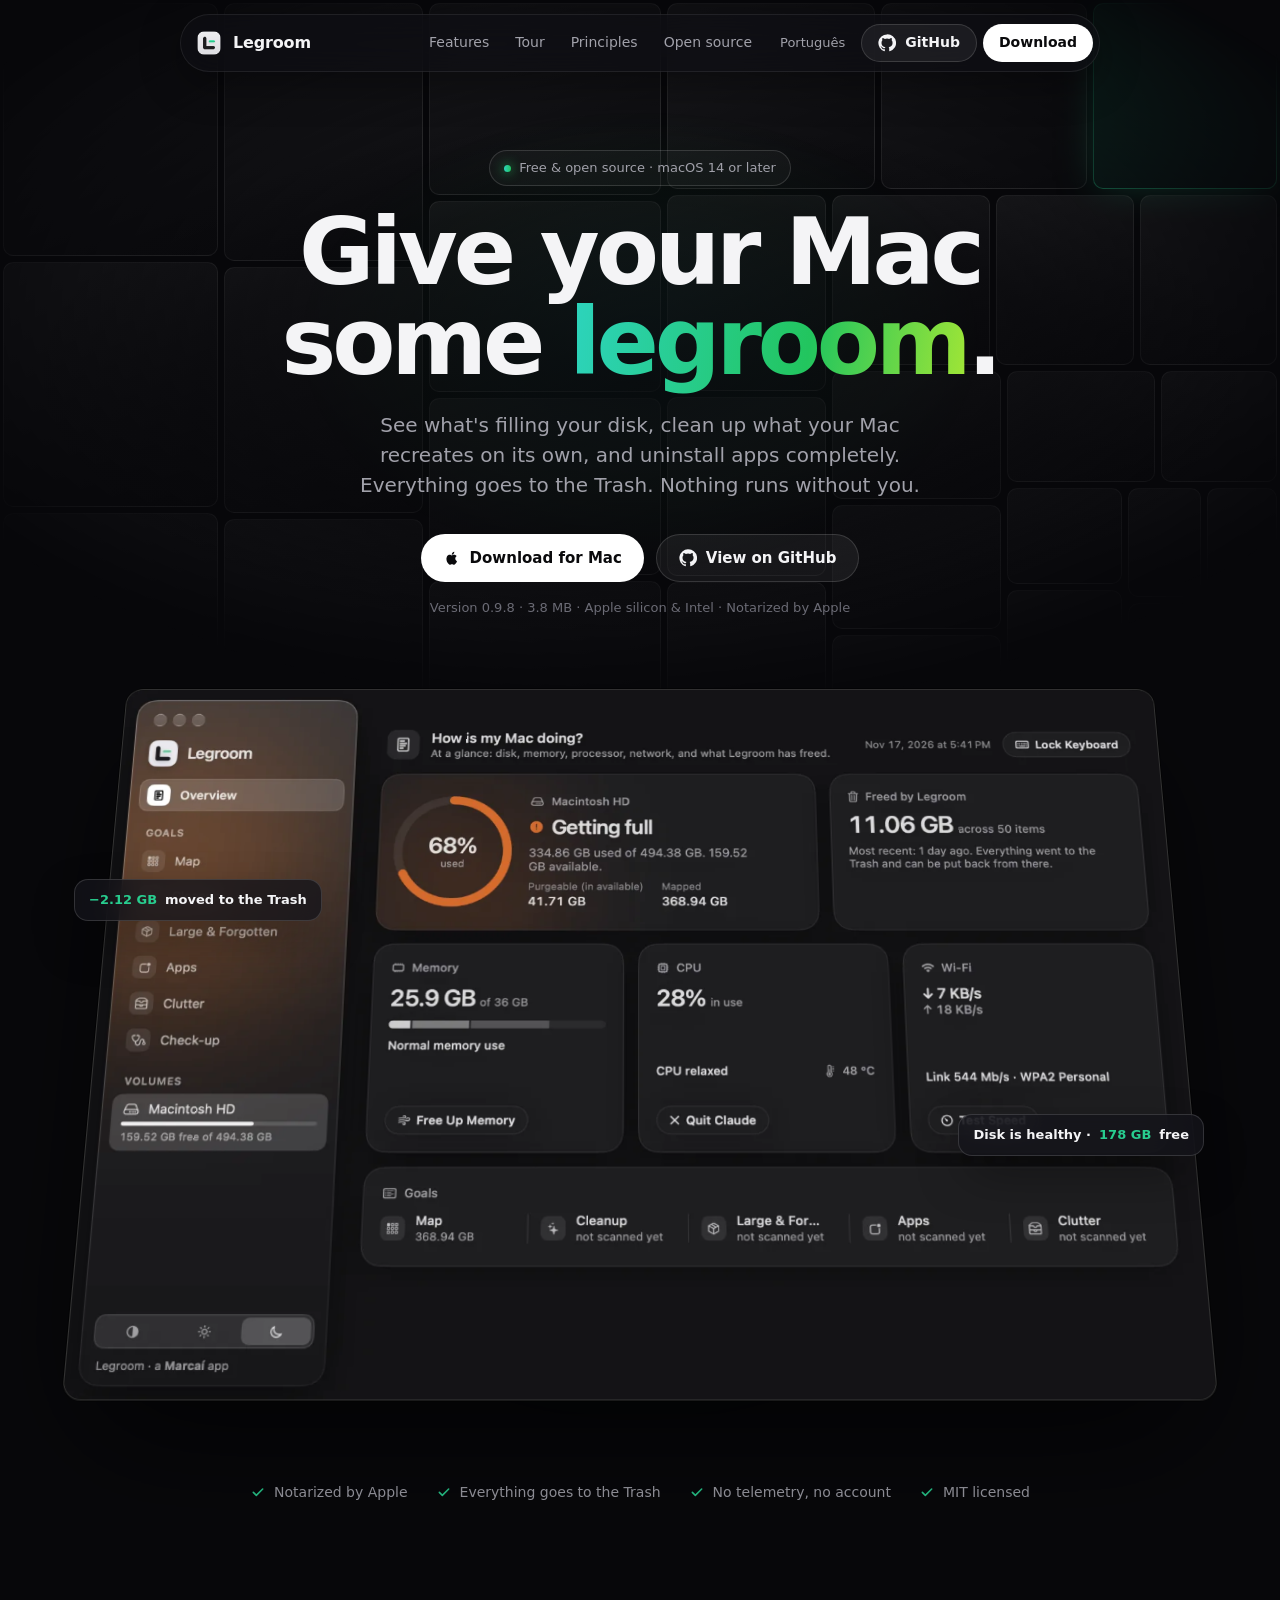
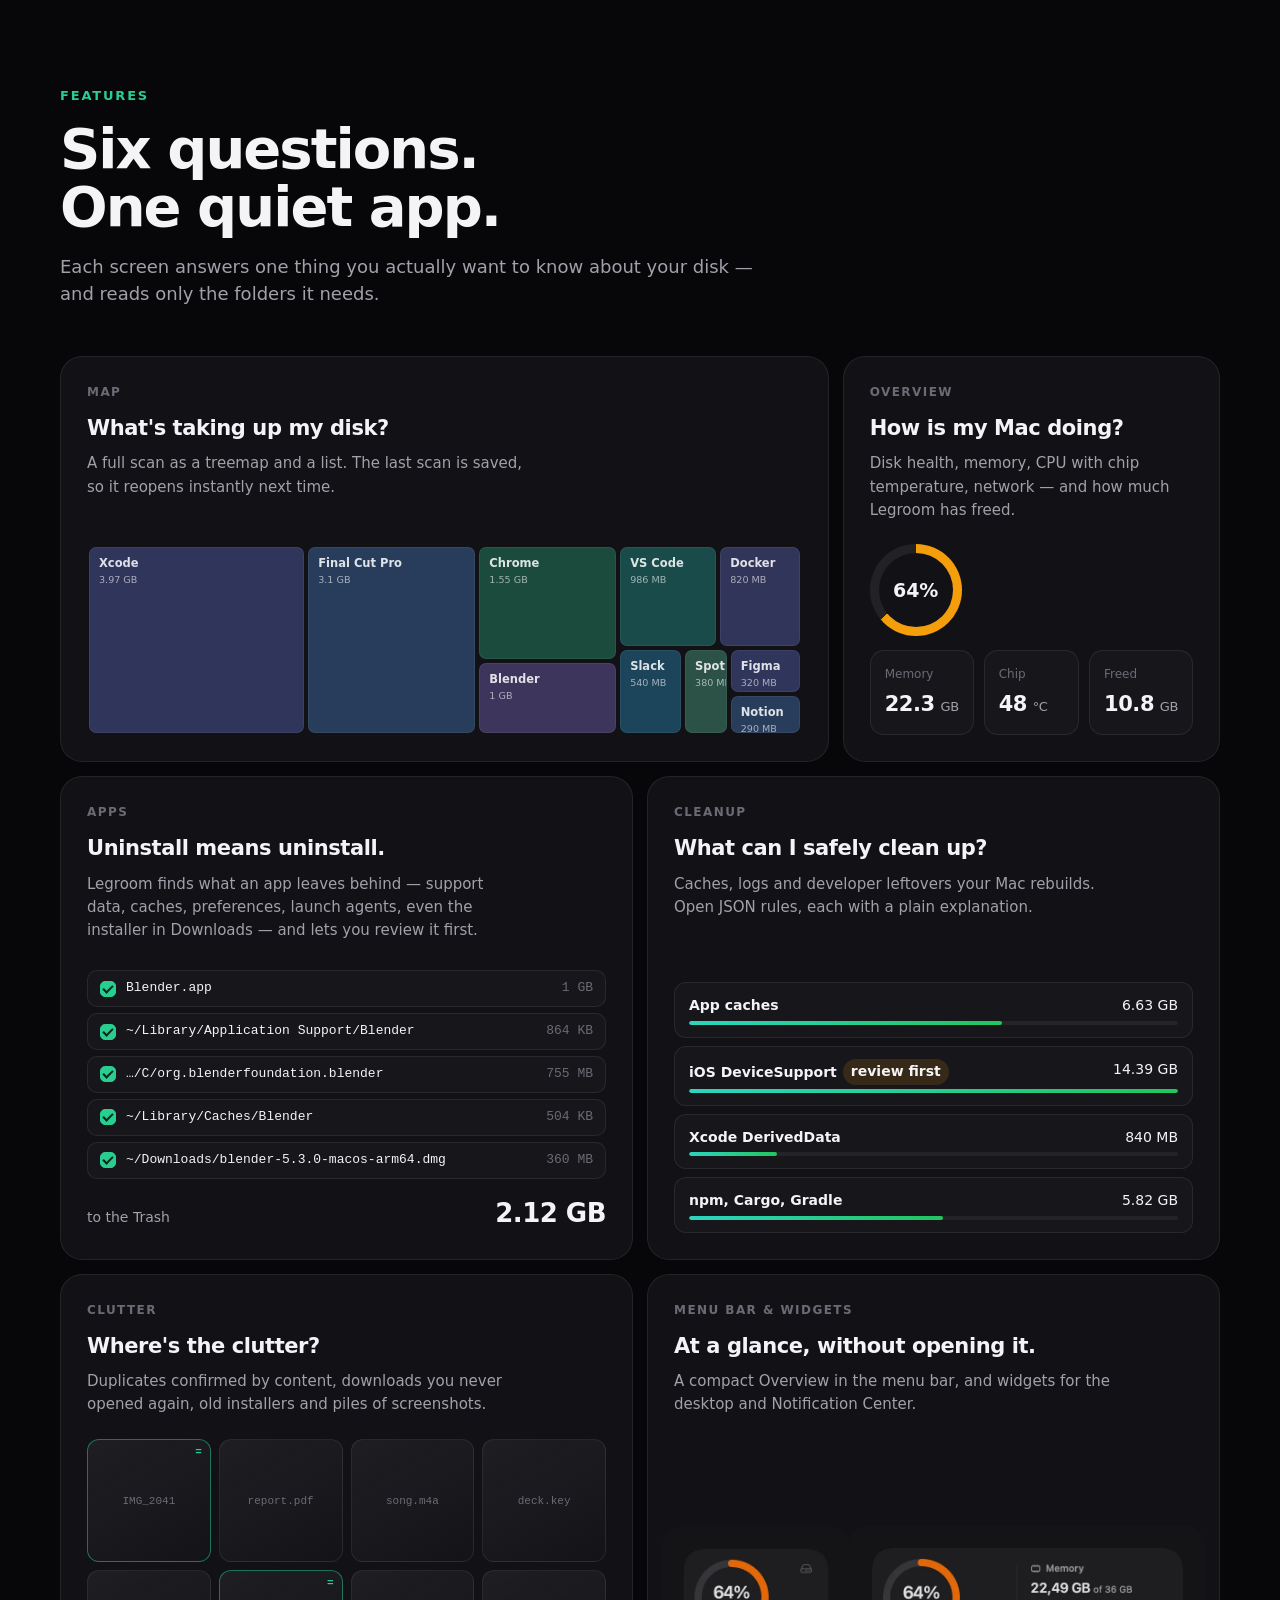
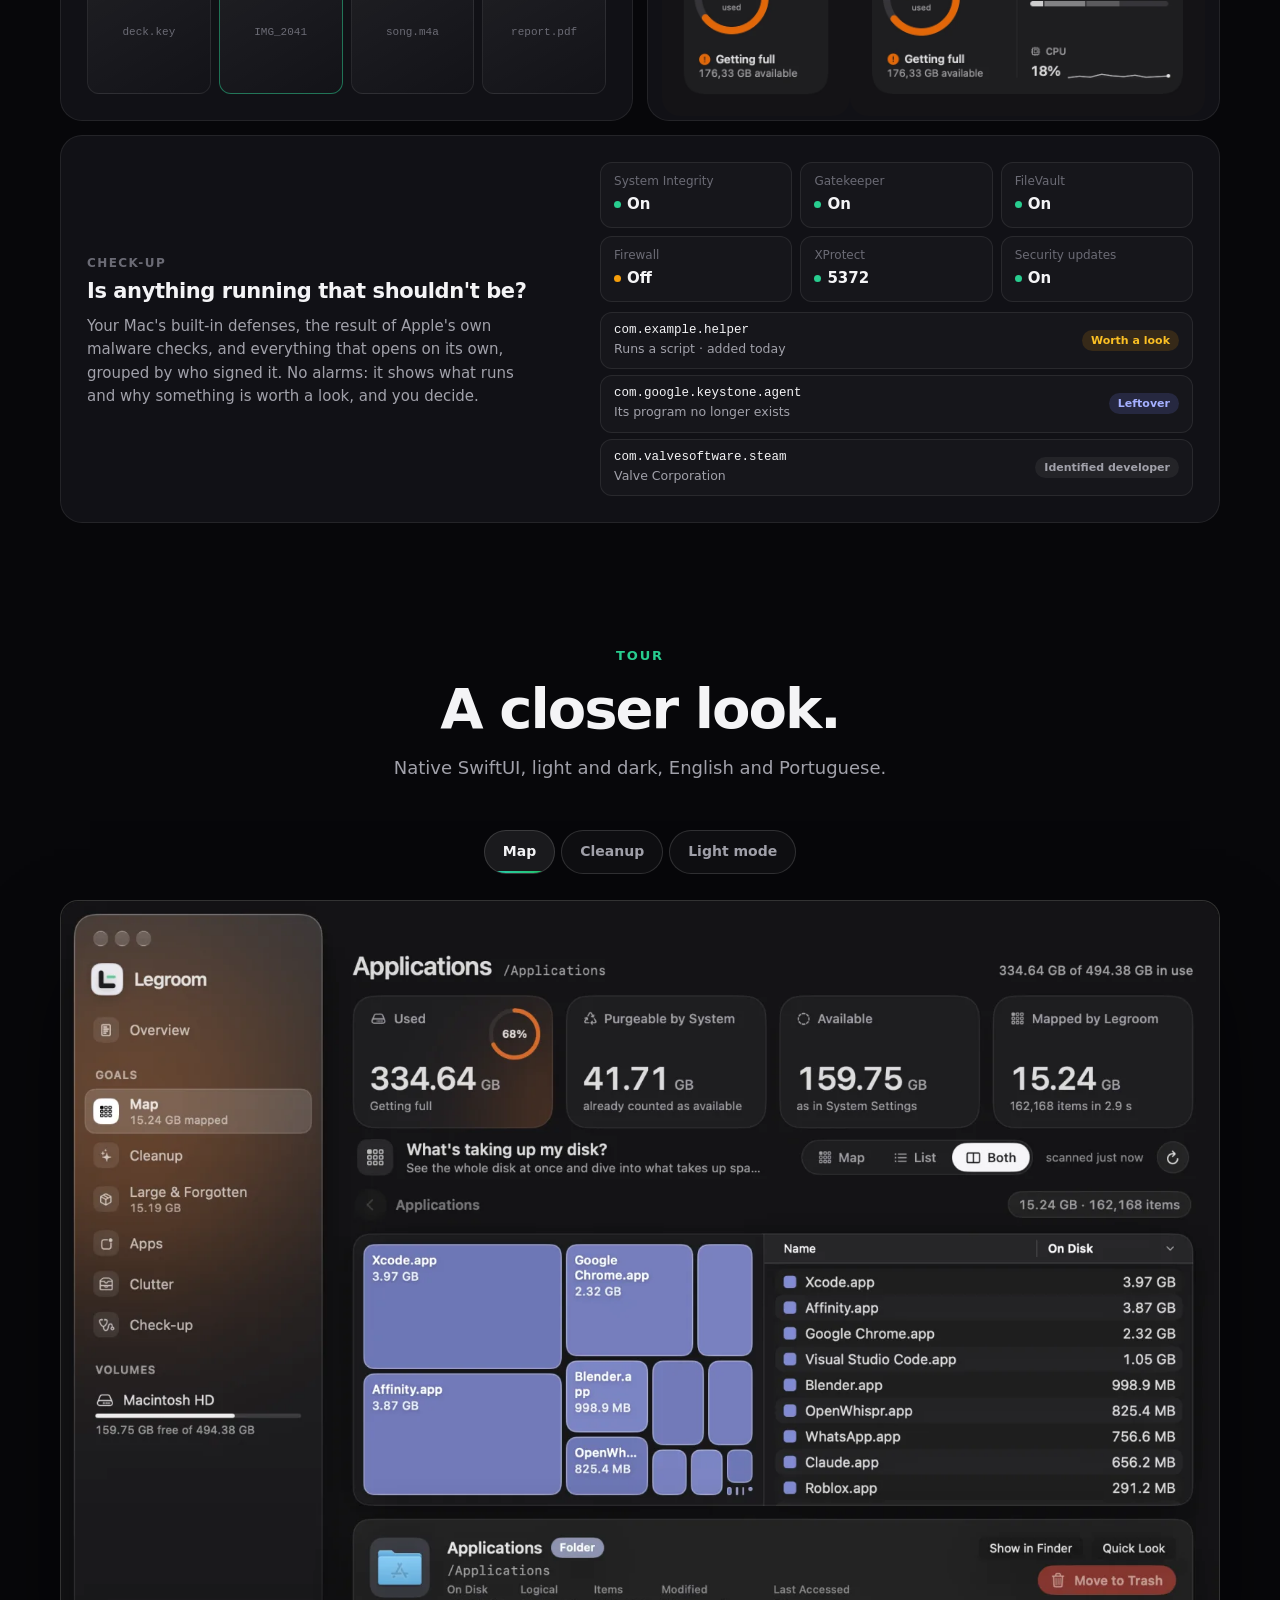
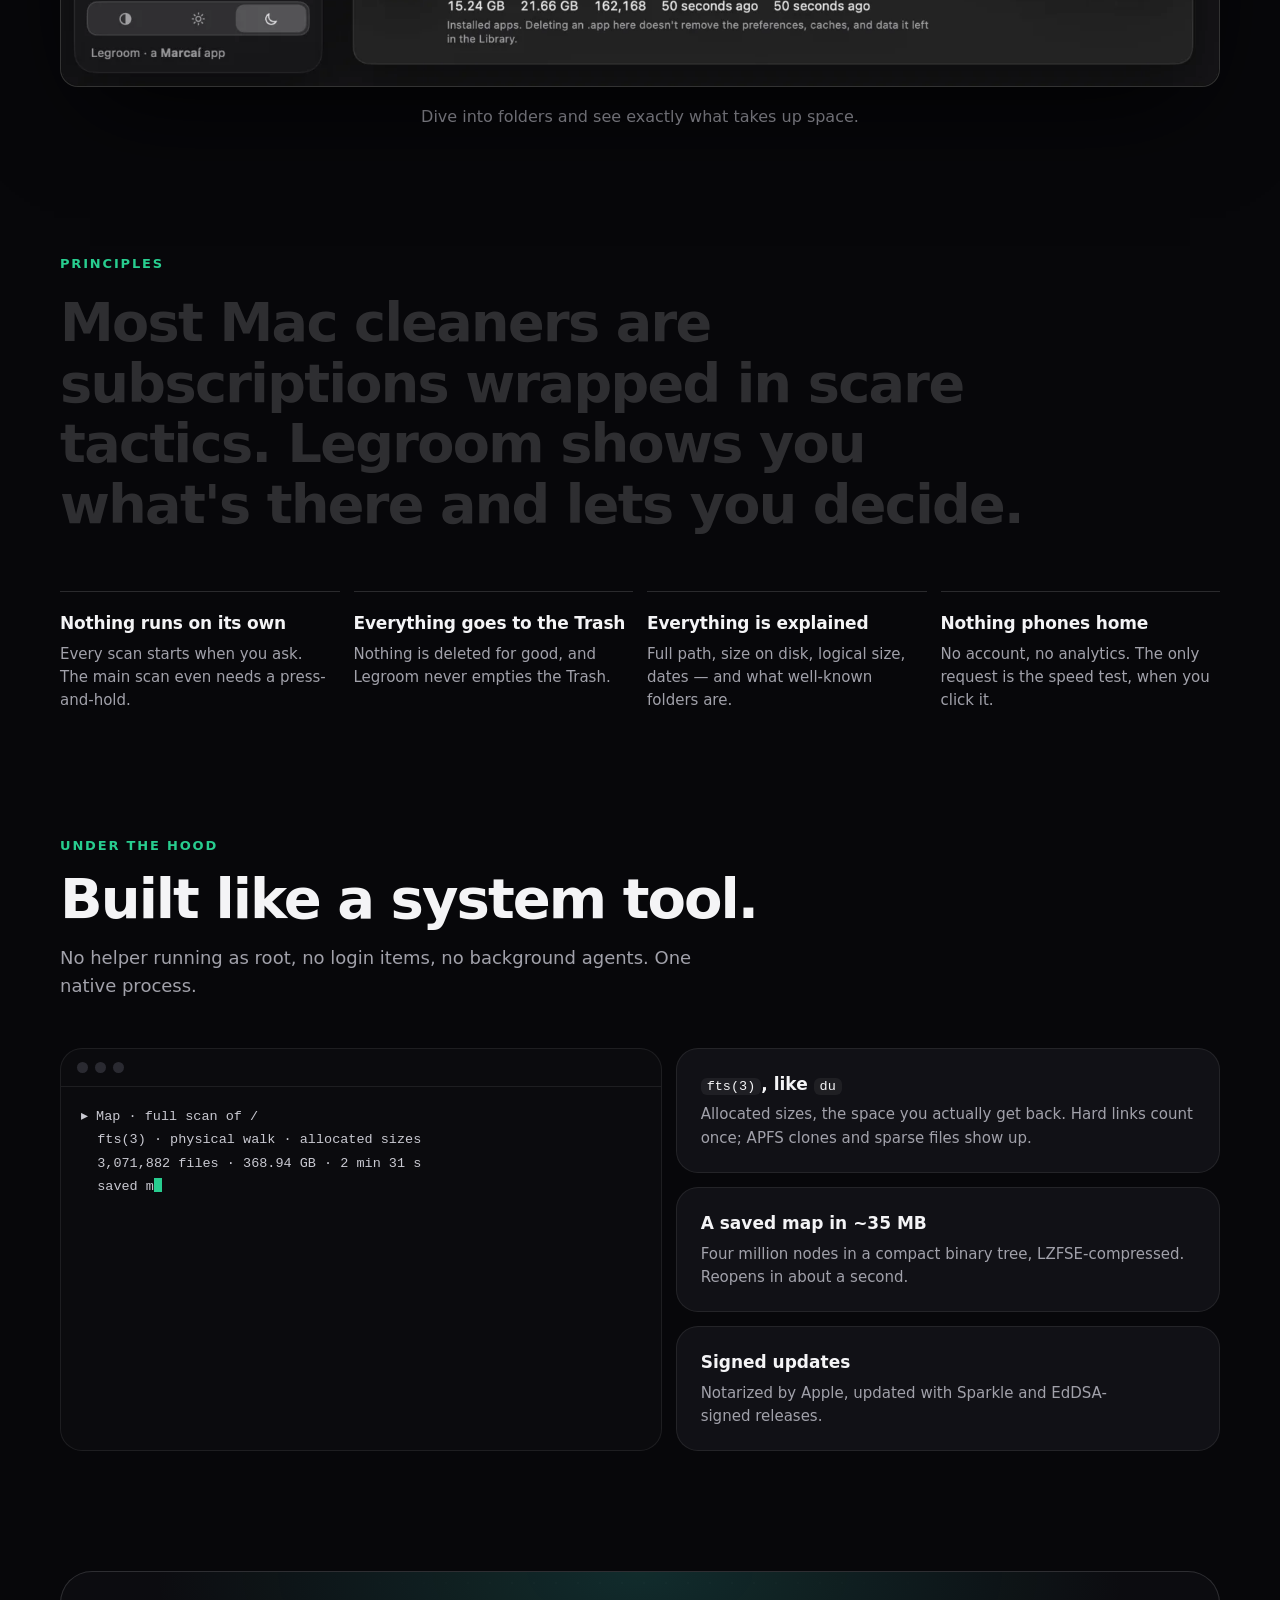
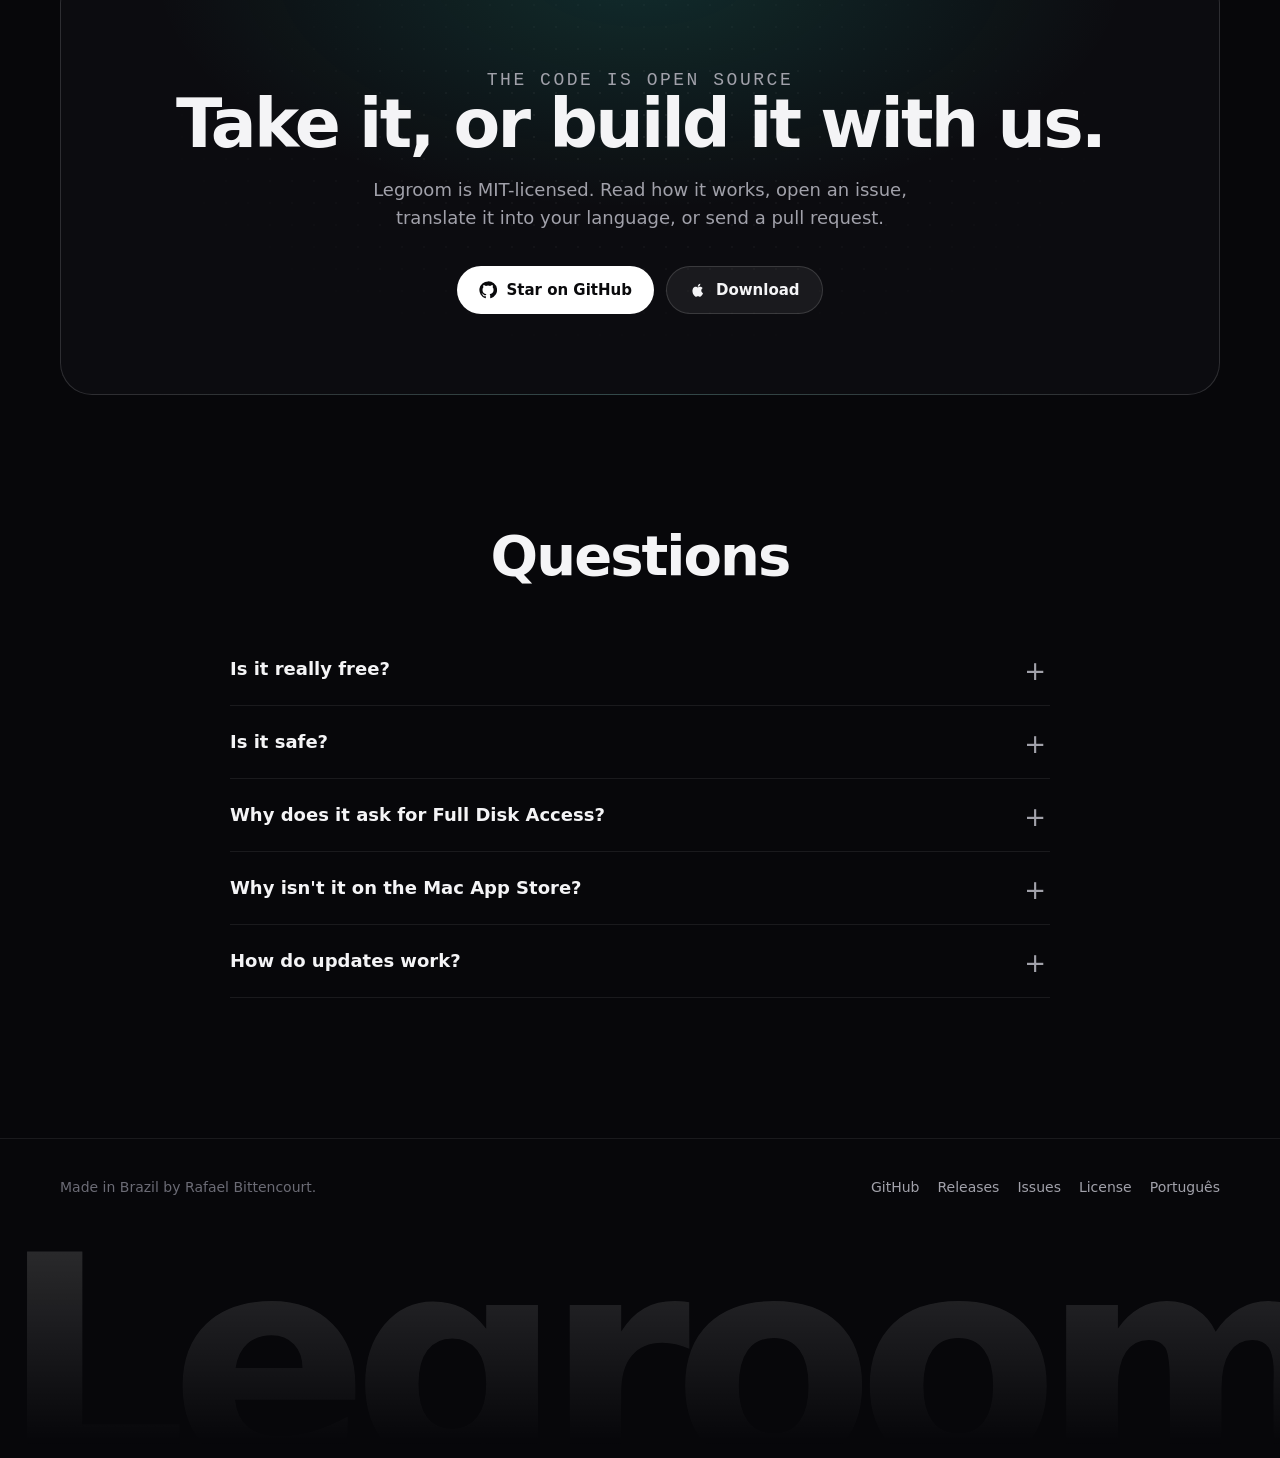
<file: docs/index.html>
<!doctype html>
<html lang="en">
<head>
<meta charset="utf-8">
<meta name="viewport" content="width=device-width, initial-scale=1, viewport-fit=cover">
<title>Legroom — free, open-source storage manager for Mac</title>
<meta name="description" content="See what&#x27;s filling your Mac&#x27;s disk, clean up caches safely and uninstall apps completely. Free and open source. Everything goes to the Trash; nothing runs on its own.">
<link rel="canonical" href="https://rafabittt.github.io/legroom/">
<link rel="alternate" hreflang="en" href="https://rafabittt.github.io/legroom/">
<link rel="alternate" hreflang="pt-BR" href="https://rafabittt.github.io/legroom/pt/">
<link rel="alternate" hreflang="x-default" href="https://rafabittt.github.io/legroom/">
<meta name="theme-color" content="#07070a">
<meta property="og:type" content="website">
<meta property="og:title" content="Legroom — free, open-source storage manager for Mac">
<meta property="og:description" content="See what&#x27;s filling your Mac&#x27;s disk, clean up caches safely and uninstall apps completely. Free and open source. Everything goes to the Trash; nothing runs on its own.">
<meta property="og:url" content="https://rafabittt.github.io/legroom/">
<meta property="og:image" content="https://rafabittt.github.io/legroom/assets/og.png">
<meta property="og:image:width" content="1200"><meta property="og:image:height" content="630">
<meta name="twitter:card" content="summary_large_image">
<link rel="icon" type="image/png" href="assets/favicon.png">
<link rel="apple-touch-icon" href="assets/icon-180.png">
<link rel="stylesheet" href="assets/site.css?v=a4148f2f">
<link rel="preload" as="image" href="assets/overview-en.webp" fetchpriority="high">
<script type="application/ld+json">{"@context": "https://schema.org", "@type": "SoftwareApplication", "name": "Legroom", "operatingSystem": "macOS 14 or later", "applicationCategory": "UtilitiesApplication", "offers": {"@type": "Offer", "price": "0", "priceCurrency": "USD"}, "description": "See what's filling your Mac's disk, clean up caches safely and uninstall apps completely. Free and open source. Everything goes to the Trash; nothing runs on its own.", "url": "https://rafabittt.github.io/legroom/", "downloadUrl": "https://github.com/rafabittt/legroom/releases/latest", "license": "https://opensource.org/licenses/MIT", "codeRepository": "https://github.com/rafabittt/legroom", "inLanguage": "en", "image": "https://rafabittt.github.io/legroom/assets/og.png", "author": {"@type": "Person", "name": "Rafael Bittencourt"}}</script>
</head>
<body>
<a class="skip" href="#main">Skip to content</a>
<header class="nav">
  <a class="brand" href="./"><img src="assets/icon-180.png" alt="" width="28" height="28">Legroom</a>
  <nav class="links" aria-label="Sections"><a href="#features">Features</a><a href="#tour">Tour</a><a href="#principles">Principles</a><a href="#open-source">Open source</a></nav>
  <a class="lang" href="pt/" hreflang="pt-BR" lang="pt-BR">Português</a>
  <a class="btn btn-ghost btn-sm" href="https://github.com/rafabittt/legroom" aria-label="GitHub"><svg viewBox="0 0 24 24" fill="currentColor" aria-hidden="true"><path d="M12 .5a11.5 11.5 0 0 0-3.64 22.41c.58.1.79-.25.79-.56v-2c-3.2.7-3.88-1.37-3.88-1.37-.52-1.33-1.28-1.69-1.28-1.69-1.05-.72.08-.7.08-.7 1.16.08 1.77 1.19 1.77 1.19 1.03 1.77 2.7 1.26 3.36.96.1-.75.4-1.26.73-1.55-2.55-.29-5.24-1.28-5.24-5.69 0-1.26.45-2.29 1.19-3.09-.12-.29-.52-1.46.11-3.05 0 0 .97-.31 3.17 1.18a11 11 0 0 1 5.77 0c2.2-1.49 3.17-1.18 3.17-1.18.63 1.59.23 2.76.11 3.05.74.8 1.19 1.83 1.19 3.09 0 4.42-2.69 5.39-5.26 5.68.41.36.78 1.06.78 2.14v3.17c0 .31.21.67.8.56A11.5 11.5 0 0 0 12 .5z"/></svg><span class="lbl">GitHub</span><span class="stars" data-stars hidden><svg viewBox="0 0 24 24" fill="currentColor" aria-hidden="true" style="width:14px;height:14px"><path d="M12 2.5l2.9 6.1 6.6.8-4.9 4.5 1.3 6.6L12 17.3 6.1 20.5l1.3-6.6L2.5 9.4l6.6-.8z"/></svg><b></b></span></a>
  <a class="btn btn-primary btn-sm" href="https://github.com/rafabittt/legroom/releases/latest" data-dl>Download</a>
</header>

<main id="main">
<section class="hero" aria-labelledby="h1" style="padding-top:150px">
  <div class="tree" aria-hidden="true"></div>
  <div class="wrap hero-in">
    <span class="eyebrow"><span class="dot"></span>Free &amp; open source · macOS 14 or later</span>
    <h1 id="h1">Give your Mac some <em>legroom</em>.</h1>
    <p class="lead">See what&#x27;s filling your disk, clean up what your Mac recreates on its own, and uninstall apps completely. Everything goes to the Trash. Nothing runs without you.</p>
    <div class="ctas">
      <a class="btn btn-primary" href="https://github.com/rafabittt/legroom/releases/latest" data-dl><svg viewBox="0 0 24 24" fill="currentColor" aria-hidden="true"><path d="M16.37 12.8c-.02-2.2 1.8-3.26 1.88-3.31-1.03-1.5-2.62-1.7-3.18-1.73-1.35-.14-2.64.8-3.33.8-.69 0-1.74-.78-2.87-.76-1.47.02-2.83.86-3.59 2.18-1.53 2.66-.39 6.6 1.1 8.76.73 1.06 1.6 2.24 2.73 2.2 1.1-.04 1.51-.71 2.84-.71 1.32 0 1.7.71 2.86.69 1.18-.02 1.93-1.07 2.65-2.14.84-1.23 1.18-2.42 1.2-2.48-.03-.01-2.3-.88-2.32-3.5zM14.2 6.33c.6-.73 1.01-1.75.9-2.76-.87.04-1.92.58-2.54 1.31-.56.64-1.05 1.67-.92 2.66.97.08 1.96-.49 2.56-1.21z"/></svg>Download for Mac</a>
      <a class="btn btn-ghost" href="https://github.com/rafabittt/legroom"><svg viewBox="0 0 24 24" fill="currentColor" aria-hidden="true"><path d="M12 .5a11.5 11.5 0 0 0-3.64 22.41c.58.1.79-.25.79-.56v-2c-3.2.7-3.88-1.37-3.88-1.37-.52-1.33-1.28-1.69-1.28-1.69-1.05-.72.08-.7.08-.7 1.16.08 1.77 1.19 1.77 1.19 1.03 1.77 2.7 1.26 3.36.96.1-.75.4-1.26.73-1.55-2.55-.29-5.24-1.28-5.24-5.69 0-1.26.45-2.29 1.19-3.09-.12-.29-.52-1.46.11-3.05 0 0 .97-.31 3.17 1.18a11 11 0 0 1 5.77 0c2.2-1.49 3.17-1.18 3.17-1.18.63 1.59.23 2.76.11 3.05.74.8 1.19 1.83 1.19 3.09 0 4.42-2.69 5.39-5.26 5.68.41.36.78 1.06.78 2.14v3.17c0 .31.21.67.8.56A11.5 11.5 0 0 0 12 .5z"/></svg>View on GitHub<span class="stars" data-stars hidden><svg viewBox="0 0 24 24" fill="currentColor" aria-hidden="true" style="width:14px;height:14px"><path d="M12 2.5l2.9 6.1 6.6.8-4.9 4.5 1.3 6.6L12 17.3 6.1 20.5l1.3-6.6L2.5 9.4l6.6-.8z"/></svg><b></b></span></a>
    </div>
    <p class="meta">Version <span data-version>0.9.8</span> · <span data-size>3.8 MB</span> · Apple silicon &amp; Intel · Notarized by Apple</p>
  </div>
  <div class="stage">
    <div class="chip c1"><span class="n">−2.12 GB</span> moved to the Trash</div>
    <div class="chip c2">Disk is healthy · <span class="n">178 GB</span> free</div>
    <div class="window"><img src="assets/overview-en.webp" alt="Legroom&#x27;s Overview: disk health, memory, CPU with temperature, network and space freed so far" width="1600" height="1085" fetchpriority="high"></div>
  </div>
  <div class="wrap trust"><span><svg viewBox="0 0 24 24" fill="none" stroke="currentColor" stroke-width="2.4" stroke-linecap="round" stroke-linejoin="round" aria-hidden="true"><path d="M5 12.5l4.5 4.5L19 7.5"/></svg>Notarized by Apple</span><span><svg viewBox="0 0 24 24" fill="none" stroke="currentColor" stroke-width="2.4" stroke-linecap="round" stroke-linejoin="round" aria-hidden="true"><path d="M5 12.5l4.5 4.5L19 7.5"/></svg>Everything goes to the Trash</span><span><svg viewBox="0 0 24 24" fill="none" stroke="currentColor" stroke-width="2.4" stroke-linecap="round" stroke-linejoin="round" aria-hidden="true"><path d="M5 12.5l4.5 4.5L19 7.5"/></svg>No telemetry, no account</span><span><svg viewBox="0 0 24 24" fill="none" stroke="currentColor" stroke-width="2.4" stroke-linecap="round" stroke-linejoin="round" aria-hidden="true"><path d="M5 12.5l4.5 4.5L19 7.5"/></svg>MIT licensed</span></div>
</section>

<section id="features" aria-labelledby="f-h">
  <div class="wrap">
    <div class="head rv"><span class="kicker">Features</span><h2 id="f-h">Six questions. One quiet app.</h2><p>Each screen answers one thing you actually want to know about your disk — and reads only the folders it needs.</p></div>
    <div class="bento">
      <article class="cell w4 rv">
        <span class="tag">Map</span><h3>What&#x27;s taking up my disk?</h3><p>A full scan as a treemap and a list. The last scan is saved, so it reopens instantly next time.</p>
        <div class="viz"><div class="mini-tree" data-items='[{&quot;n&quot;: &quot;Xcode&quot;, &quot;s&quot;: &quot;3.97 GB&quot;, &quot;v&quot;: 397}, {&quot;n&quot;: &quot;Final Cut Pro&quot;, &quot;s&quot;: &quot;3.1 GB&quot;, &quot;v&quot;: 310}, {&quot;n&quot;: &quot;Chrome&quot;, &quot;s&quot;: &quot;1.55 GB&quot;, &quot;v&quot;: 155}, {&quot;n&quot;: &quot;Blender&quot;, &quot;s&quot;: &quot;1 GB&quot;, &quot;v&quot;: 100}, {&quot;n&quot;: &quot;VS Code&quot;, &quot;s&quot;: &quot;986 MB&quot;, &quot;v&quot;: 98}, {&quot;n&quot;: &quot;Docker&quot;, &quot;s&quot;: &quot;820 MB&quot;, &quot;v&quot;: 82}, {&quot;n&quot;: &quot;Slack&quot;, &quot;s&quot;: &quot;540 MB&quot;, &quot;v&quot;: 54}, {&quot;n&quot;: &quot;Spotify&quot;, &quot;s&quot;: &quot;380 MB&quot;, &quot;v&quot;: 38}, {&quot;n&quot;: &quot;Figma&quot;, &quot;s&quot;: &quot;320 MB&quot;, &quot;v&quot;: 32}, {&quot;n&quot;: &quot;Notion&quot;, &quot;s&quot;: &quot;290 MB&quot;, &quot;v&quot;: 29}]' aria-hidden="true"></div></div>
      </article>
      <article class="cell rv d1" data-enter>
        <span class="tag">Overview</span><h3>How is my Mac doing?</h3><p>Disk health, memory, CPU with chip temperature, network — and how much Legroom has freed.</p>
        <div class="viz"><div class="ring" style="--to:64" data-v="64%" aria-hidden="true"></div><div class="metrics"><div class="metric"><small>Memory</small><b><span data-count="22.3" data-dec="1">0</span><i> GB</i></b></div><div class="metric"><small>Chip</small><b><span data-count="48" data-dec="0">0</span><i> °C</i></b></div><div class="metric"><small>Freed</small><b><span data-count="10.8" data-dec="1">0</span><i> GB</i></b></div></div></div>
      </article>
      <article class="cell w3 rv" data-enter>
        <span class="tag">Apps</span><h3>Uninstall means uninstall.</h3><p>Legroom finds what an app leaves behind — support data, caches, preferences, launch agents, even the installer in Downloads — and lets you review it first.</p>
        <div class="viz"><ul class="ulist" aria-hidden="true"><li><span class="bx"></span><span>Blender.app</span><span class="sz">1 GB</span></li><li><span class="bx"></span><span>~/Library/Application Support/Blender</span><span class="sz">864 KB</span></li><li><span class="bx"></span><span>…/C/org.blenderfoundation.blender</span><span class="sz">755 MB</span></li><li><span class="bx"></span><span>~/Library/Caches/Blender</span><span class="sz">504 KB</span></li><li><span class="bx"></span><span>~/Downloads/blender-5.3.0-macos-arm64.dmg</span><span class="sz">360 MB</span></li></ul>
        <div class="utotal"><span>to the Trash</span><b data-utotal data-v="2.12 GB">2.12 GB</b></div></div>
      </article>
      <article class="cell w3 rv d1" data-enter>
        <span class="tag">Cleanup</span><h3>What can I safely clean up?</h3><p>Caches, logs and developer leftovers your Mac rebuilds. Open JSON rules, each with a plain explanation.</p>
        <div class="viz rows"><div class="row"><b>App caches</b><span>6.63 GB</span><div class="bar"><i style="--w:64%"></i></div></div><div class="row"><b>iOS DeviceSupport<span class=pill>review first</span></b><span>14.39 GB</span><div class="bar"><i style="--w:100%"></i></div></div><div class="row"><b>Xcode DerivedData</b><span>840 MB</span><div class="bar"><i style="--w:18%"></i></div></div><div class="row"><b>npm, Cargo, Gradle</b><span>5.82 GB</span><div class="bar"><i style="--w:52%"></i></div></div></div>
      </article>
      <article class="cell w3 rv">
        <span class="tag">Clutter</span><h3>Where&#x27;s the clutter?</h3><p>Duplicates confirmed by content, downloads you never opened again, old installers and piles of screenshots.</p>
        <div class="viz"><div class="dupes" aria-hidden="true"><div class="dupe">IMG_2041</div><div class="dupe">report.pdf</div><div class="dupe">song.m4a</div><div class="dupe">deck.key</div><div class="dupe">deck.key</div><div class="dupe">IMG_2041</div><div class="dupe">song.m4a</div><div class="dupe">report.pdf</div></div></div>
      </article>
      <article class="cell w3 rv d1">
        <span class="tag">Menu bar &amp; widgets</span><h3>At a glance, without opening it.</h3><p>A compact Overview in the menu bar, and widgets for the desktop and Notification Center.</p>
        <div class="viz widgets"><img src="assets/widget-small.webp" alt="" width="416" height="416" loading="lazy" class="ws"><img src="assets/widget-medium.webp" alt="" width="776" height="416" loading="lazy" class="wm"></div>
      </article>
      <article class="cell w6 split rv" data-enter>
        <div><span class="tag">Check-up</span><h3>Is anything running that shouldn&#x27;t be?</h3><p>Your Mac&#x27;s built-in defenses, the result of Apple&#x27;s own malware checks, and everything that opens on its own, grouped by who signed it. No alarms: it shows what runs and why something is worth a look, and you decide.</p></div>
        <div class="viz"><div class="defs" aria-hidden="true"><div class="def"><small>System Integrity</small><b>On</b></div><div class="def"><small>Gatekeeper</small><b>On</b></div><div class="def"><small>FileVault</small><b>On</b></div><div class="def off"><small>Firewall</small><b>Off</b></div><div class="def"><small>XProtect</small><b>5372</b></div><div class="def"><small>Security updates</small><b>On</b></div></div><div class="srows" aria-hidden="true"><div class="srow k1"><code>com.example.helper</code><span>Runs a script · added today</span><em>Worth a look</em></div><div class="srow k2"><code>com.google.keystone.agent</code><span>Its program no longer exists</span><em>Leftover</em></div><div class="srow k0"><code>com.valvesoftware.steam</code><span>Valve Corporation</span><em>Identified developer</em></div></div></div>
      </article>
    </div>
  </div>
</section>

<section id="tour" aria-labelledby="t-h">
  <div class="wrap show">
    <div class="head center rv"><span class="kicker">Tour</span><h2 id="t-h">A closer look.</h2><p>Native SwiftUI, light and dark, English and Portuguese.</p></div>
    <div class="tabs" role="tablist"><button class="tab" role="tab" aria-selected="true" data-caption="Dive into folders and see exactly what takes up space.">Map<span class="prog"></span></button><button class="tab" role="tab" aria-selected="false" data-caption="A conservative selection is pre-checked; the rest is your call.">Cleanup<span class="prog"></span></button><button class="tab" role="tab" aria-selected="false" data-caption="Light and dark, following your Mac — or your choice.">Light mode<span class="prog"></span></button></div>
    <div class="screens rv"><img src="assets/map-en.webp" alt="Map" width="1600" height="1085" loading="lazy" decoding="async" class=on><img src="assets/cleanup-en.webp" alt="Cleanup" width="1600" height="1085" loading="lazy" decoding="async"><img src="assets/overview-light-en.webp" alt="Light mode" width="1600" height="1085" loading="lazy" decoding="async"></div>
    <p class="caption" aria-live="polite"></p>
  </div>
</section>

<section id="principles" aria-labelledby="p-h">
  <div class="wrap">
    <span class="kicker">Principles</span>
    <h2 id="p-h" class="manifesto" style="margin-top:18px"><span class="w">Most</span> <span class="w">Mac</span> <span class="w">cleaners</span> <span class="w">are</span> <span class="w">subscriptions</span> <span class="w">wrapped</span> <span class="w">in</span> <span class="w">scare</span> <span class="w">tactics.</span> <span class="w g">Legroom</span> <span class="w g">shows</span> <span class="w g">you</span> <span class="w g">what&#x27;s</span> <span class="w g">there</span> <span class="w g">and</span> <span class="w g">lets</span> <span class="w g">you</span> <span class="w g">decide.</span></h2>
    <div class="rules"><div class="rule rv d0"><b>Nothing runs on its own</b><p>Every scan starts when you ask. The main scan even needs a press-and-hold.</p></div><div class="rule rv d1"><b>Everything goes to the Trash</b><p>Nothing is deleted for good, and Legroom never empties the Trash.</p></div><div class="rule rv d2"><b>Everything is explained</b><p>Full path, size on disk, logical size, dates — and what well-known folders are.</p></div><div class="rule rv d3"><b>Nothing phones home</b><p>No account, no analytics. The only request is the speed test, when you click it.</p></div></div>
  </div>
</section>

<section aria-labelledby="hood-h">
  <div class="wrap">
    <div class="head rv"><span class="kicker">Under the hood</span><h2 id="hood-h">Built like a system tool.</h2><p>No helper running as root, no login items, no background agents. One native process.</p></div>
    <div class="hood">
      <div class="term rv" data-enter><div class="bar"><i></i><i></i><i></i></div><pre aria-label="Example output"><span class="k">▸ Map</span> · full scan of <span class="s">/</span>
  <span class="c">fts(3) · physical walk · allocated sizes</span>
  3,071,882 files · 368.94 GB · 2 min 31 s
  saved map: 3.97M nodes → 35 MB <span class="c">(LZFSE)</span>

<span class="k">▸ Apps</span> · uninstall <span class="s">Nod</span>
  <span class="c">dev.nod.desktop + helpers · exact names only</span>
  ~/.nod-desktop                       4.83 GB
  ~/Library/Application Support/nod    1.88 GB
  ~/Downloads/nod-arm64.dmg            337 MB
  → 7 items, 8.1 GB moved to the Trash <span class="c">(never deleted)</span></pre></div>
      <div class="facts"><div class="fact rv d0"><b><code>fts(3)</code>, like <code>du</code></b><p>Allocated sizes, the space you actually get back. Hard links count once; APFS clones and sparse files show up.</p></div><div class="fact rv d1"><b>A saved map in ~35 MB</b><p>Four million nodes in a compact binary tree, LZFSE-compressed. Reopens in about a second.</p></div><div class="fact rv d2"><b>Signed updates</b><p>Notarized by Apple, updated with Sparkle and EdDSA-signed releases.</p></div></div>
    </div>
  </div>
</section>

<section id="open-source" class="oss" aria-labelledby="o-h">
  <div class="wrap">
    <div class="oss-card rv">
      <p class="mono">The code is open source</p>
      <h2 id="o-h">Take it, or build it with us.</h2>
      <p>Legroom is MIT-licensed. Read how it works, open an issue, translate it into your language, or send a pull request.</p>
      <div class="ctas">
        <a class="btn btn-primary" href="https://github.com/rafabittt/legroom"><svg viewBox="0 0 24 24" fill="currentColor" aria-hidden="true"><path d="M12 .5a11.5 11.5 0 0 0-3.64 22.41c.58.1.79-.25.79-.56v-2c-3.2.7-3.88-1.37-3.88-1.37-.52-1.33-1.28-1.69-1.28-1.69-1.05-.72.08-.7.08-.7 1.16.08 1.77 1.19 1.77 1.19 1.03 1.77 2.7 1.26 3.36.96.1-.75.4-1.26.73-1.55-2.55-.29-5.24-1.28-5.24-5.69 0-1.26.45-2.29 1.19-3.09-.12-.29-.52-1.46.11-3.05 0 0 .97-.31 3.17 1.18a11 11 0 0 1 5.77 0c2.2-1.49 3.17-1.18 3.17-1.18.63 1.59.23 2.76.11 3.05.74.8 1.19 1.83 1.19 3.09 0 4.42-2.69 5.39-5.26 5.68.41.36.78 1.06.78 2.14v3.17c0 .31.21.67.8.56A11.5 11.5 0 0 0 12 .5z"/></svg>Star on GitHub<span class="stars" data-stars hidden><svg viewBox="0 0 24 24" fill="currentColor" aria-hidden="true" style="width:14px;height:14px"><path d="M12 2.5l2.9 6.1 6.6.8-4.9 4.5 1.3 6.6L12 17.3 6.1 20.5l1.3-6.6L2.5 9.4l6.6-.8z"/></svg><b></b></span></a>
        <a class="btn btn-ghost" href="https://github.com/rafabittt/legroom/releases/latest" data-dl><svg viewBox="0 0 24 24" fill="currentColor" aria-hidden="true"><path d="M16.37 12.8c-.02-2.2 1.8-3.26 1.88-3.31-1.03-1.5-2.62-1.7-3.18-1.73-1.35-.14-2.64.8-3.33.8-.69 0-1.74-.78-2.87-.76-1.47.02-2.83.86-3.59 2.18-1.53 2.66-.39 6.6 1.1 8.76.73 1.06 1.6 2.24 2.73 2.2 1.1-.04 1.51-.71 2.84-.71 1.32 0 1.7.71 2.86.69 1.18-.02 1.93-1.07 2.65-2.14.84-1.23 1.18-2.42 1.2-2.48-.03-.01-2.3-.88-2.32-3.5zM14.2 6.33c.6-.73 1.01-1.75.9-2.76-.87.04-1.92.58-2.54 1.31-.56.64-1.05 1.67-.92 2.66.97.08 1.96-.49 2.56-1.21z"/></svg>Download</a>
      </div>
    </div>
  </div>
</section>

<section aria-labelledby="faq-h">
  <div class="wrap faq">
    <div class="head center"><h2 id="faq-h">Questions</h2></div>
    <details><summary>Is it really free?</summary><p>Yes. No trial, no subscription, no in-app purchases. The code is on GitHub under the MIT license.</p></details><details><summary>Is it safe?</summary><p>Legroom never deletes anything permanently: everything goes to the Trash, where you can put it back. It&#x27;s signed with a Developer ID and notarized by Apple.</p></details><details><summary>Why does it ask for Full Disk Access?</summary><p>macOS hides some folders (Mail, Messages, some app containers) from every app. With Full Disk Access the scan is complete; without it, Legroom tells you what it couldn&#x27;t read.</p></details><details><summary>Why isn&#x27;t it on the Mac App Store?</summary><p>The App Store requires the sandbox, which makes a full disk scan, the process list and complete uninstalls impossible.</p></details><details><summary>How do updates work?</summary><p>Legroom › Check for Updates…, or automatic checks if you allow them. Updates are the same notarized releases published on GitHub.</p></details>
  </div>
</section>
</main>

<footer>
  <div class="wrap foot"><span>Made in Brazil by Rafael Bittencourt.</span><nav aria-label="Footer"><a href="https://github.com/rafabittt/legroom">GitHub</a><a href="https://github.com/rafabittt/legroom/releases">Releases</a><a href="https://github.com/rafabittt/legroom/issues">Issues</a><a href="https://github.com/rafabittt/legroom/blob/main/LICENSE">License</a><a href="pt/" hreflang="pt-BR">Português</a></nav></div>
  <div class="giant" aria-hidden="true">Legroom</div>
</footer>
<script src="assets/site.js?v=78d98ef4" defer></script>
</body>
</html>
</file>
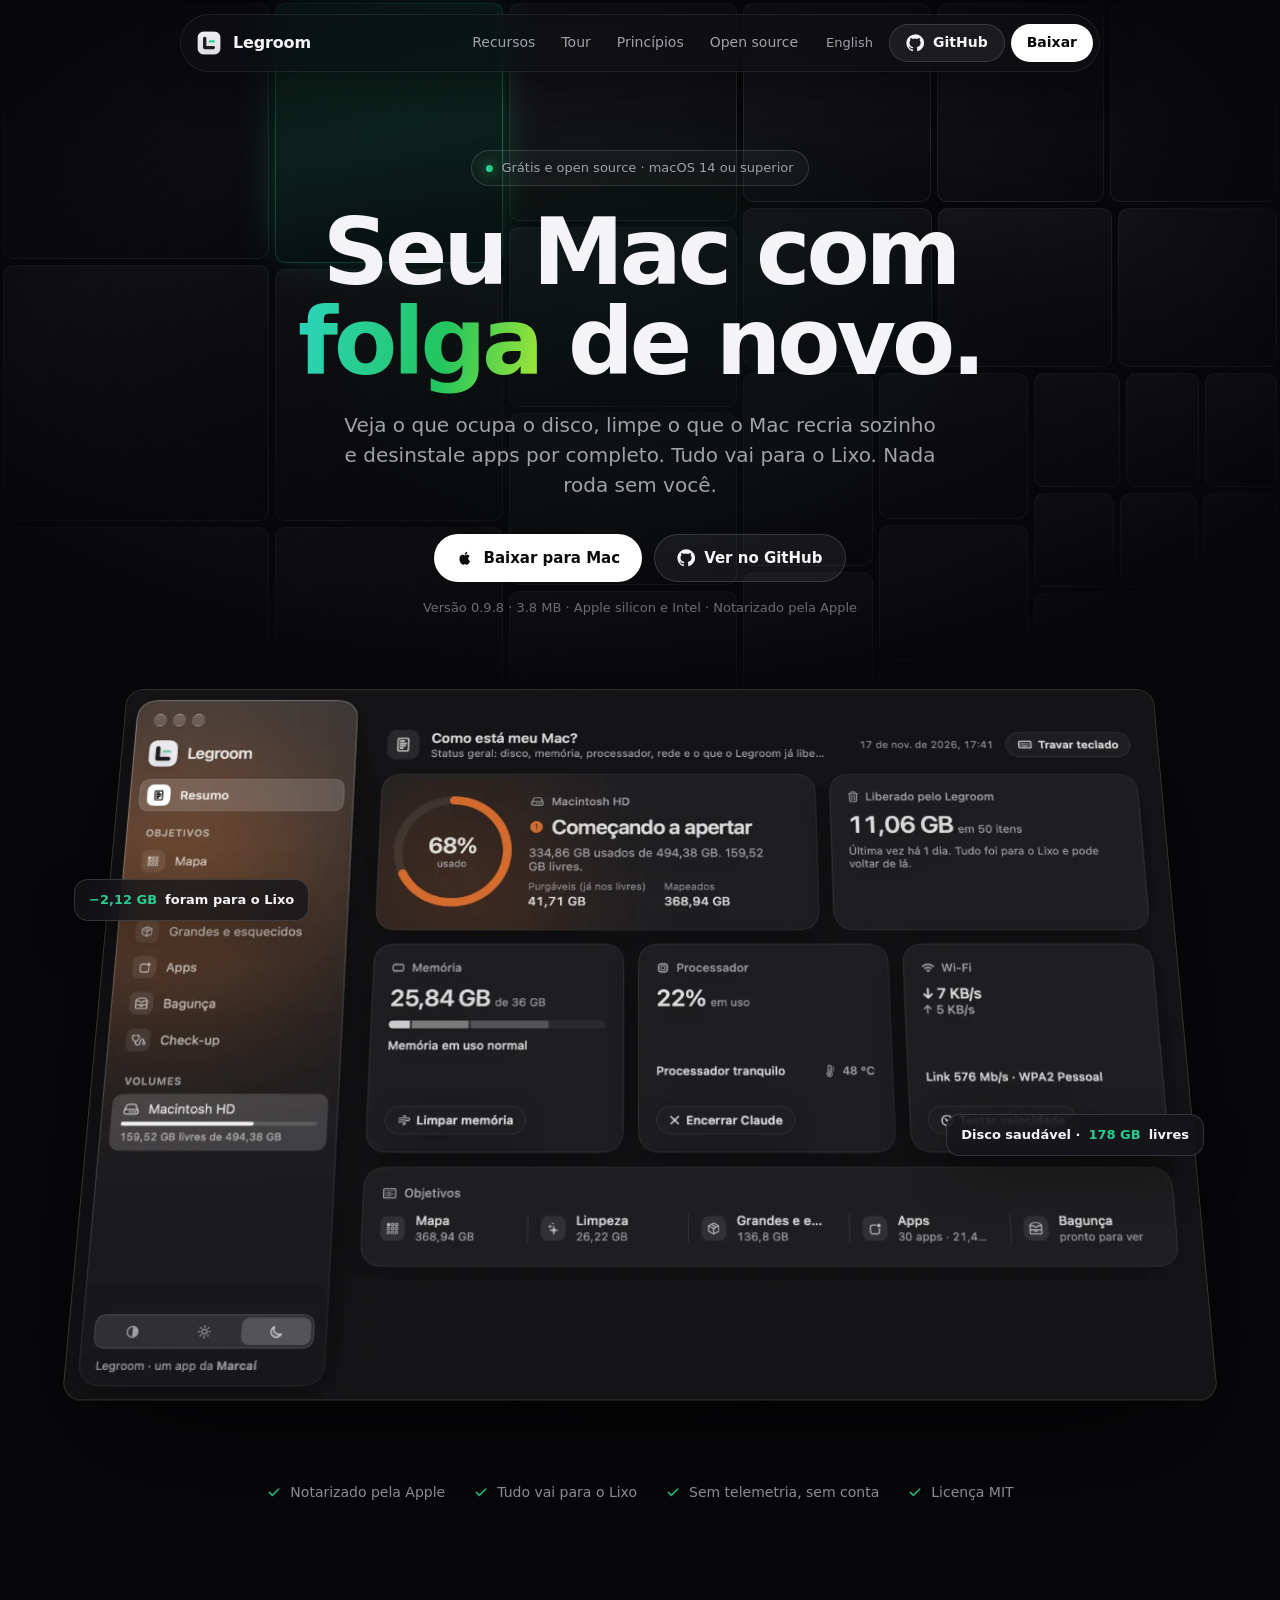
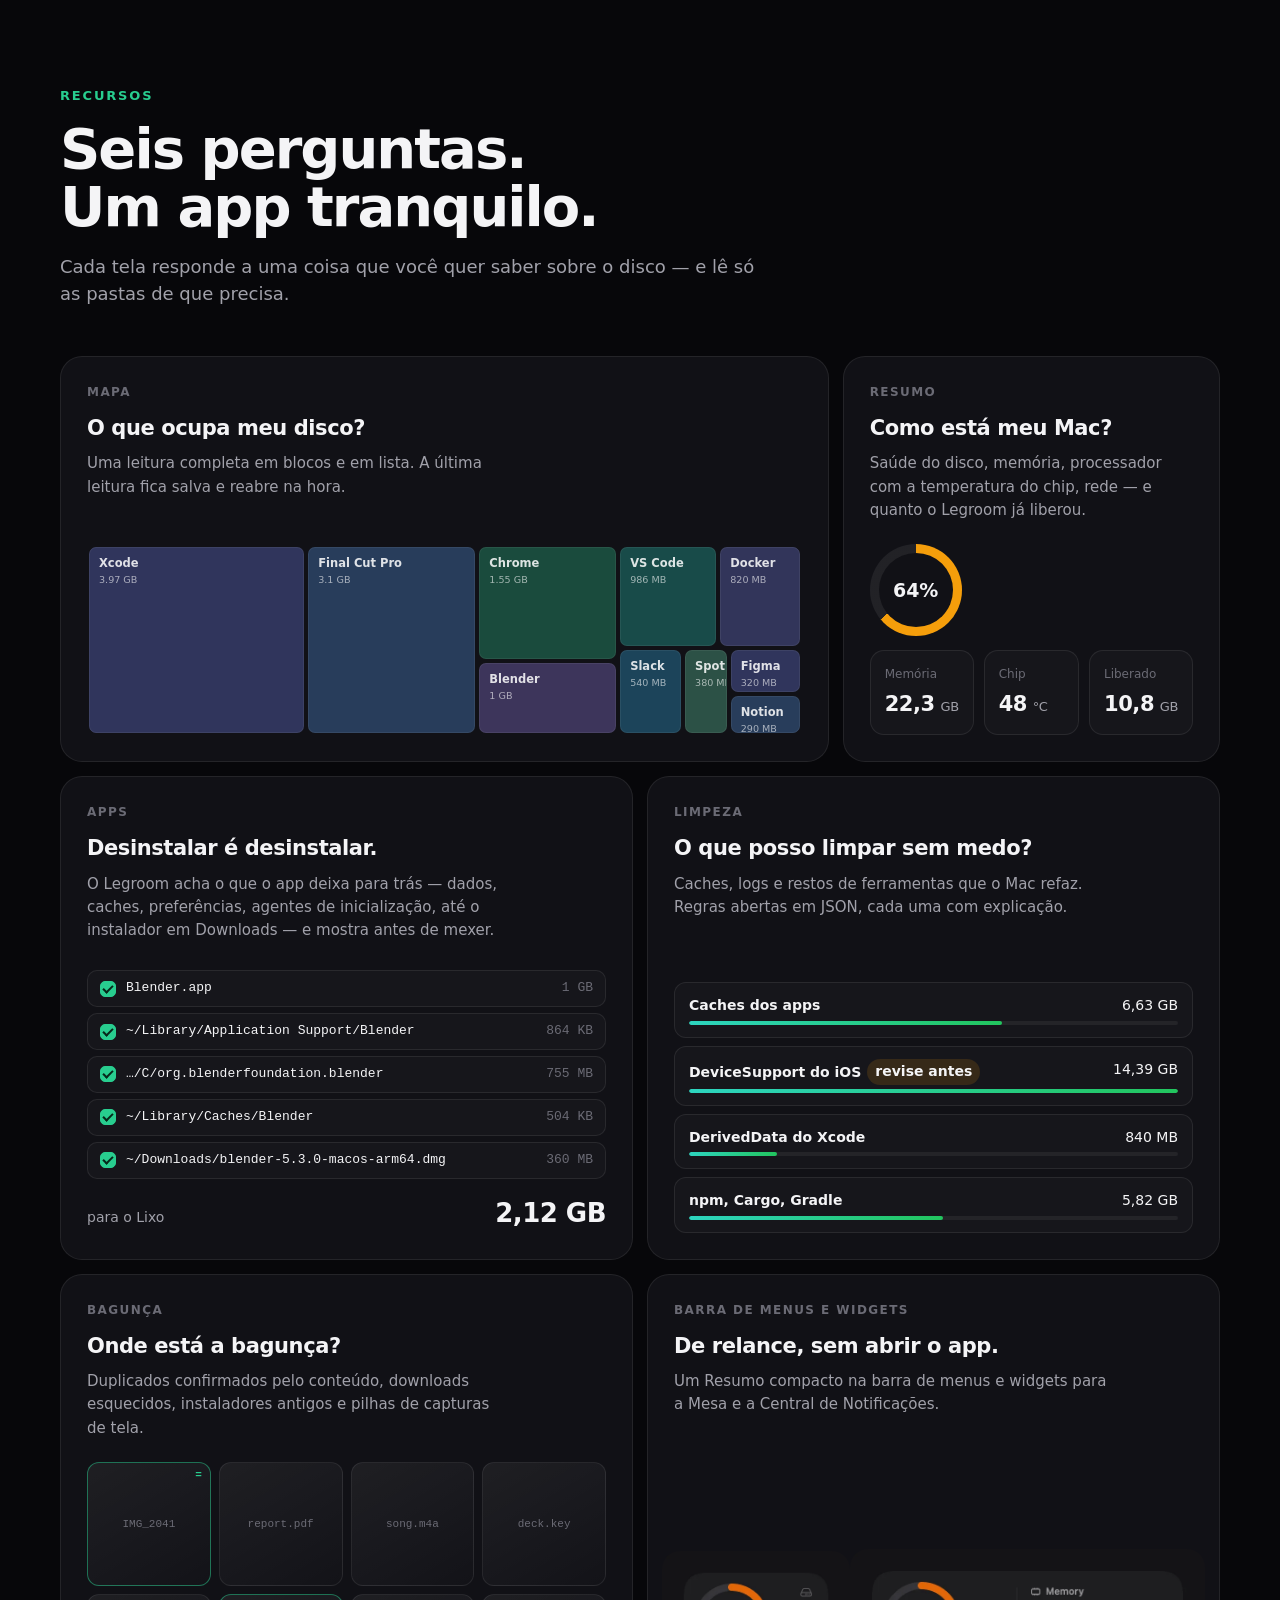
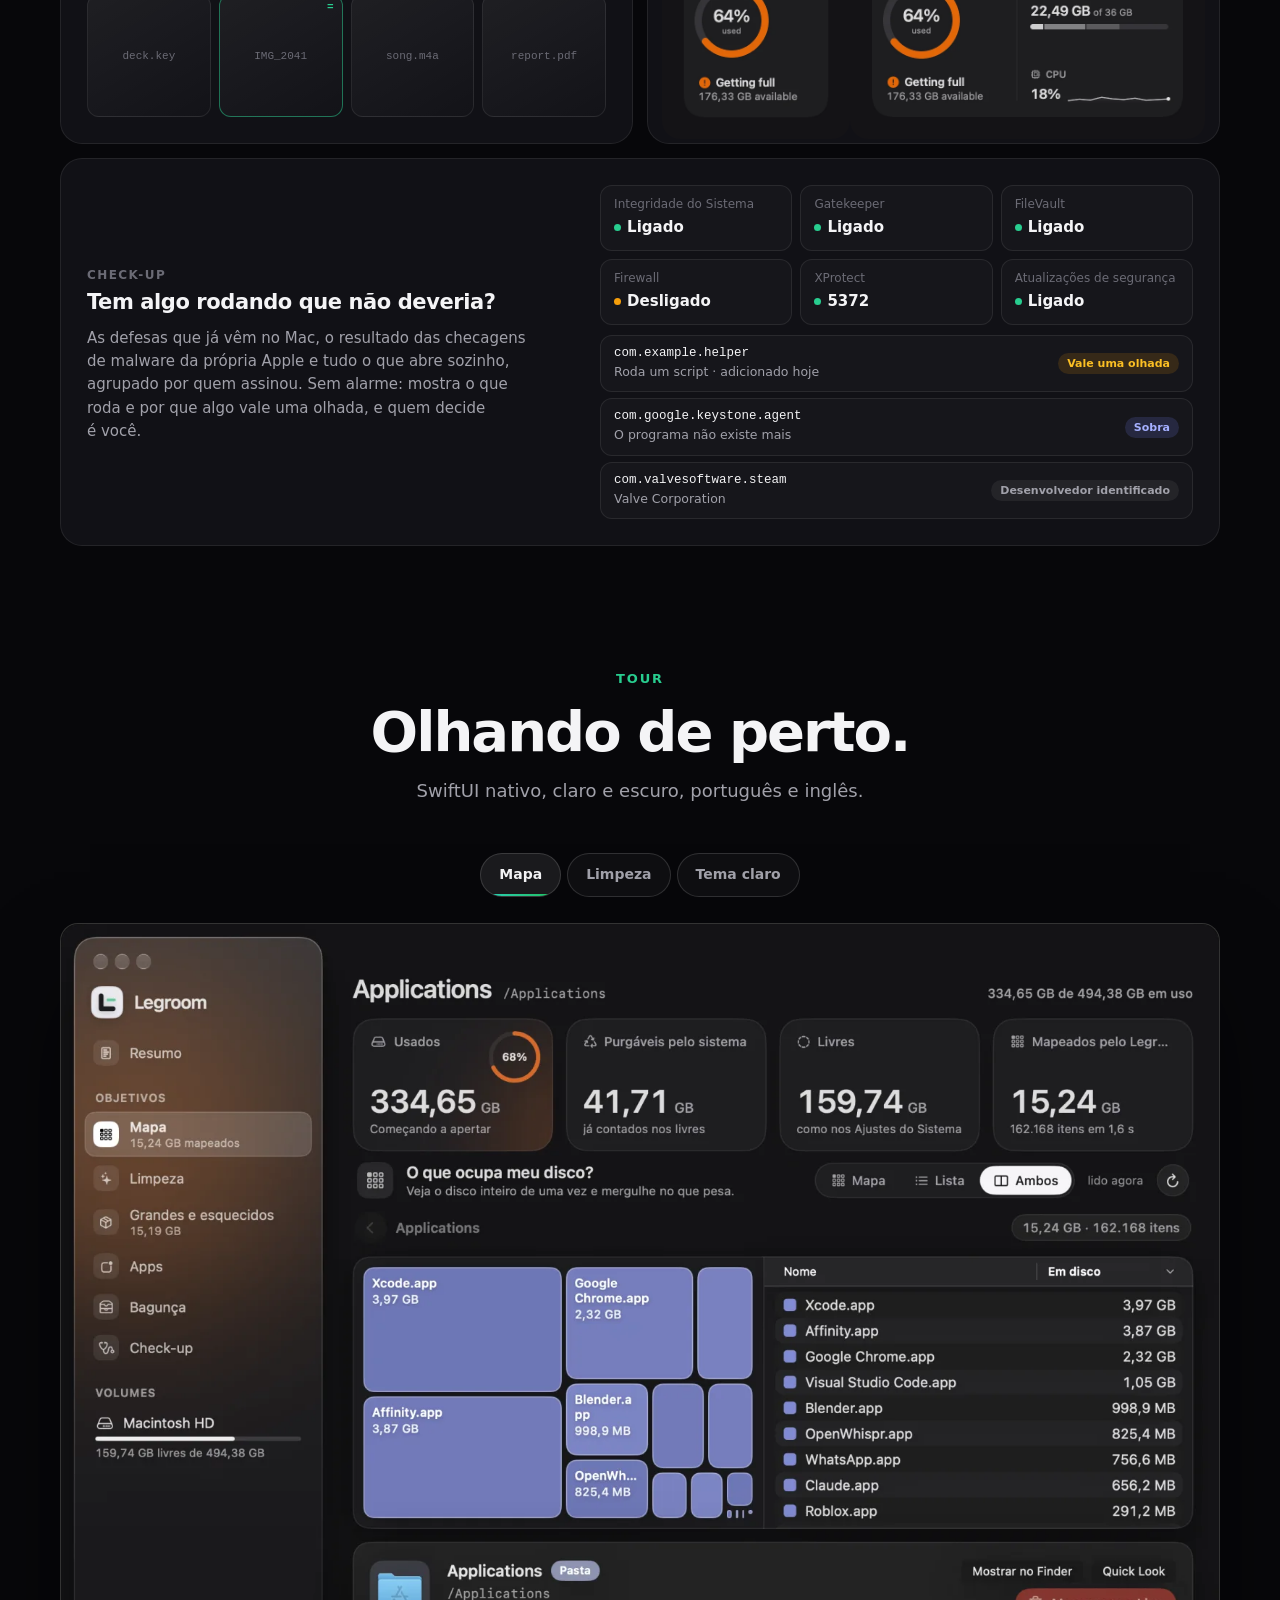
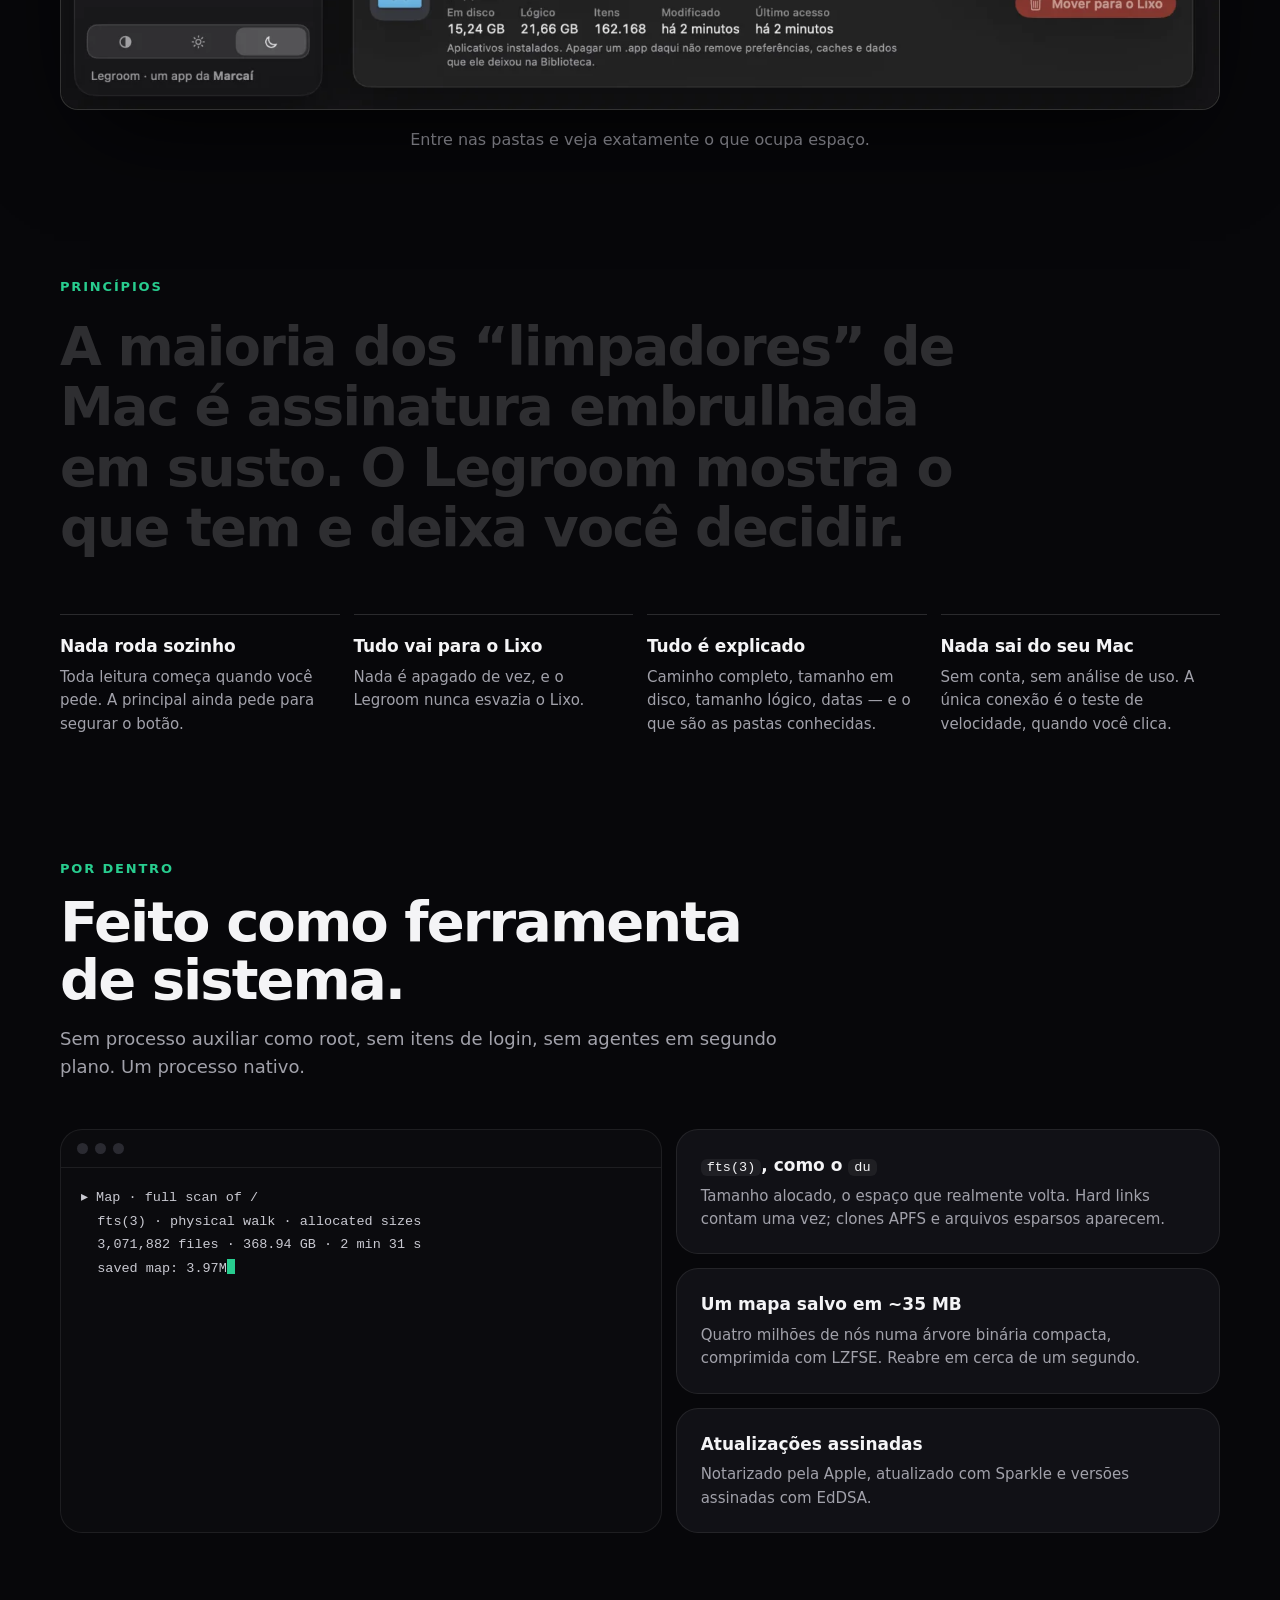
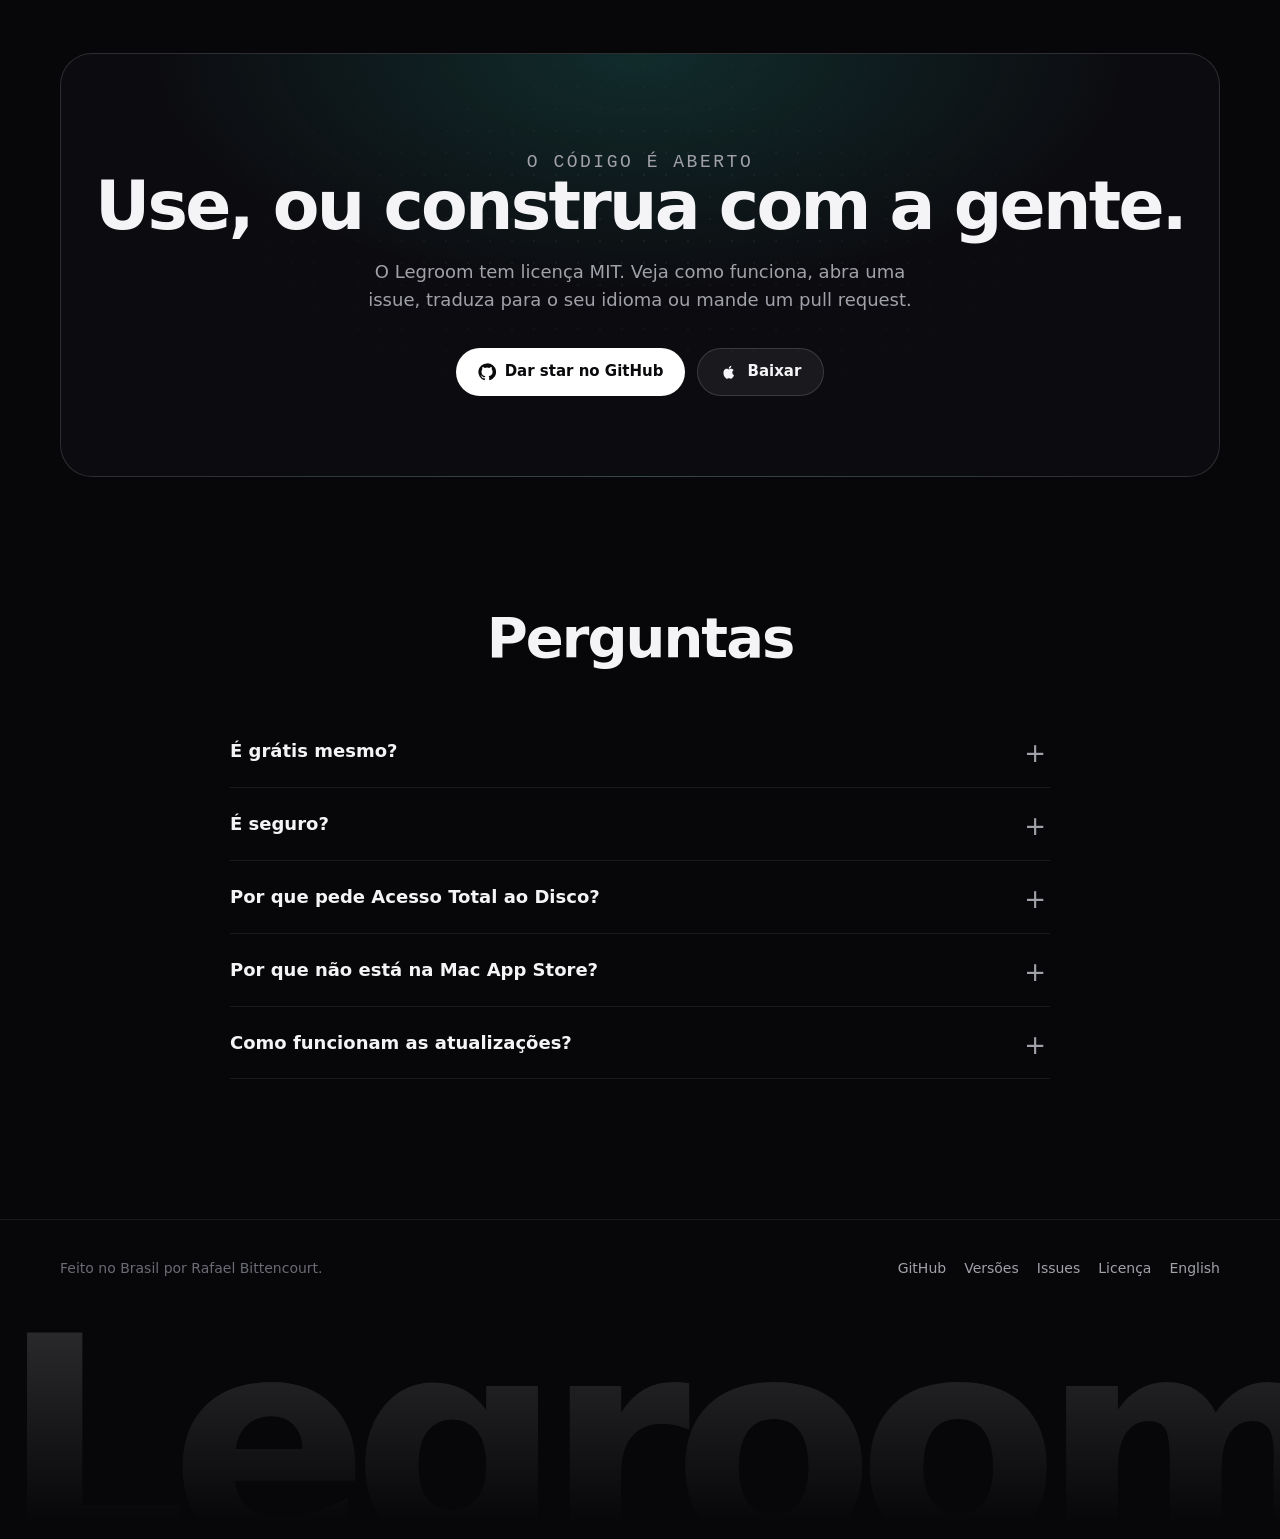
<file: docs/pt/index.html>
<!doctype html>
<html lang="pt-BR">
<head>
<meta charset="utf-8">
<meta name="viewport" content="width=device-width, initial-scale=1, viewport-fit=cover">
<title>Legroom — gerenciador de armazenamento grátis e open source para Mac</title>
<meta name="description" content="Veja o que ocupa o disco do seu Mac, limpe caches com segurança e desinstale apps por completo. Grátis e open source. Tudo vai para o Lixo; nada roda sozinho.">
<link rel="canonical" href="https://rafabittt.github.io/legroom/pt/">
<link rel="alternate" hreflang="pt-BR" href="https://rafabittt.github.io/legroom/pt/">
<link rel="alternate" hreflang="en" href="https://rafabittt.github.io/legroom/">
<link rel="alternate" hreflang="x-default" href="https://rafabittt.github.io/legroom/">
<meta name="theme-color" content="#07070a">
<meta property="og:type" content="website">
<meta property="og:title" content="Legroom — gerenciador de armazenamento grátis e open source para Mac">
<meta property="og:description" content="Veja o que ocupa o disco do seu Mac, limpe caches com segurança e desinstale apps por completo. Grátis e open source. Tudo vai para o Lixo; nada roda sozinho.">
<meta property="og:url" content="https://rafabittt.github.io/legroom/pt/">
<meta property="og:image" content="https://rafabittt.github.io/legroom/assets/og.png">
<meta property="og:image:width" content="1200"><meta property="og:image:height" content="630">
<meta name="twitter:card" content="summary_large_image">
<link rel="icon" type="image/png" href="../assets/favicon.png">
<link rel="apple-touch-icon" href="../assets/icon-180.png">
<link rel="stylesheet" href="../assets/site.css?v=a4148f2f">
<link rel="preload" as="image" href="../assets/overview-pt-BR.webp" fetchpriority="high">
<script type="application/ld+json">{"@context": "https://schema.org", "@type": "SoftwareApplication", "name": "Legroom", "operatingSystem": "macOS 14 or later", "applicationCategory": "UtilitiesApplication", "offers": {"@type": "Offer", "price": "0", "priceCurrency": "USD"}, "description": "Veja o que ocupa o disco do seu Mac, limpe caches com segurança e desinstale apps por completo. Grátis e open source. Tudo vai para o Lixo; nada roda sozinho.", "url": "https://rafabittt.github.io/legroom/pt/", "downloadUrl": "https://github.com/rafabittt/legroom/releases/latest", "license": "https://opensource.org/licenses/MIT", "codeRepository": "https://github.com/rafabittt/legroom", "inLanguage": "pt-BR", "image": "https://rafabittt.github.io/legroom/assets/og.png", "author": {"@type": "Person", "name": "Rafael Bittencourt"}}</script>
</head>
<body>
<a class="skip" href="#main">Pular para o conteúdo</a>
<header class="nav">
  <a class="brand" href="../"><img src="../assets/icon-180.png" alt="" width="28" height="28">Legroom</a>
  <nav class="links" aria-label="Sections"><a href="#features">Recursos</a><a href="#tour">Tour</a><a href="#principles">Princípios</a><a href="#open-source">Open source</a></nav>
  <a class="lang" href="../" hreflang="en" lang="en">English</a>
  <a class="btn btn-ghost btn-sm" href="https://github.com/rafabittt/legroom" aria-label="GitHub"><svg viewBox="0 0 24 24" fill="currentColor" aria-hidden="true"><path d="M12 .5a11.5 11.5 0 0 0-3.64 22.41c.58.1.79-.25.79-.56v-2c-3.2.7-3.88-1.37-3.88-1.37-.52-1.33-1.28-1.69-1.28-1.69-1.05-.72.08-.7.08-.7 1.16.08 1.77 1.19 1.77 1.19 1.03 1.77 2.7 1.26 3.36.96.1-.75.4-1.26.73-1.55-2.55-.29-5.24-1.28-5.24-5.69 0-1.26.45-2.29 1.19-3.09-.12-.29-.52-1.46.11-3.05 0 0 .97-.31 3.17 1.18a11 11 0 0 1 5.77 0c2.2-1.49 3.17-1.18 3.17-1.18.63 1.59.23 2.76.11 3.05.74.8 1.19 1.83 1.19 3.09 0 4.42-2.69 5.39-5.26 5.68.41.36.78 1.06.78 2.14v3.17c0 .31.21.67.8.56A11.5 11.5 0 0 0 12 .5z"/></svg><span class="lbl">GitHub</span><span class="stars" data-stars hidden><svg viewBox="0 0 24 24" fill="currentColor" aria-hidden="true" style="width:14px;height:14px"><path d="M12 2.5l2.9 6.1 6.6.8-4.9 4.5 1.3 6.6L12 17.3 6.1 20.5l1.3-6.6L2.5 9.4l6.6-.8z"/></svg><b></b></span></a>
  <a class="btn btn-primary btn-sm" href="https://github.com/rafabittt/legroom/releases/latest" data-dl>Baixar</a>
</header>

<main id="main">
<section class="hero" aria-labelledby="h1" style="padding-top:150px">
  <div class="tree" aria-hidden="true"></div>
  <div class="wrap hero-in">
    <span class="eyebrow"><span class="dot"></span>Grátis e open source · macOS 14 ou superior</span>
    <h1 id="h1">Seu Mac com <em>folga</em> de novo.</h1>
    <p class="lead">Veja o que ocupa o disco, limpe o que o Mac recria sozinho e desinstale apps por completo. Tudo vai para o Lixo. Nada roda sem você.</p>
    <div class="ctas">
      <a class="btn btn-primary" href="https://github.com/rafabittt/legroom/releases/latest" data-dl><svg viewBox="0 0 24 24" fill="currentColor" aria-hidden="true"><path d="M16.37 12.8c-.02-2.2 1.8-3.26 1.88-3.31-1.03-1.5-2.62-1.7-3.18-1.73-1.35-.14-2.64.8-3.33.8-.69 0-1.74-.78-2.87-.76-1.47.02-2.83.86-3.59 2.18-1.53 2.66-.39 6.6 1.1 8.76.73 1.06 1.6 2.24 2.73 2.2 1.1-.04 1.51-.71 2.84-.71 1.32 0 1.7.71 2.86.69 1.18-.02 1.93-1.07 2.65-2.14.84-1.23 1.18-2.42 1.2-2.48-.03-.01-2.3-.88-2.32-3.5zM14.2 6.33c.6-.73 1.01-1.75.9-2.76-.87.04-1.92.58-2.54 1.31-.56.64-1.05 1.67-.92 2.66.97.08 1.96-.49 2.56-1.21z"/></svg>Baixar para Mac</a>
      <a class="btn btn-ghost" href="https://github.com/rafabittt/legroom"><svg viewBox="0 0 24 24" fill="currentColor" aria-hidden="true"><path d="M12 .5a11.5 11.5 0 0 0-3.64 22.41c.58.1.79-.25.79-.56v-2c-3.2.7-3.88-1.37-3.88-1.37-.52-1.33-1.28-1.69-1.28-1.69-1.05-.72.08-.7.08-.7 1.16.08 1.77 1.19 1.77 1.19 1.03 1.77 2.7 1.26 3.36.96.1-.75.4-1.26.73-1.55-2.55-.29-5.24-1.28-5.24-5.69 0-1.26.45-2.29 1.19-3.09-.12-.29-.52-1.46.11-3.05 0 0 .97-.31 3.17 1.18a11 11 0 0 1 5.77 0c2.2-1.49 3.17-1.18 3.17-1.18.63 1.59.23 2.76.11 3.05.74.8 1.19 1.83 1.19 3.09 0 4.42-2.69 5.39-5.26 5.68.41.36.78 1.06.78 2.14v3.17c0 .31.21.67.8.56A11.5 11.5 0 0 0 12 .5z"/></svg>Ver no GitHub<span class="stars" data-stars hidden><svg viewBox="0 0 24 24" fill="currentColor" aria-hidden="true" style="width:14px;height:14px"><path d="M12 2.5l2.9 6.1 6.6.8-4.9 4.5 1.3 6.6L12 17.3 6.1 20.5l1.3-6.6L2.5 9.4l6.6-.8z"/></svg><b></b></span></a>
    </div>
    <p class="meta">Versão <span data-version>0.9.8</span> · <span data-size>3.8 MB</span> · Apple silicon e Intel · Notarizado pela Apple</p>
  </div>
  <div class="stage">
    <div class="chip c1"><span class="n">−2,12 GB</span> foram para o Lixo</div>
    <div class="chip c2">Disco saudável · <span class="n">178 GB</span> livres</div>
    <div class="window"><img src="../assets/overview-pt-BR.webp" alt="Resumo do Legroom: saúde do disco, memória, processador com temperatura, rede e espaço já liberado" width="1600" height="1085" fetchpriority="high"></div>
  </div>
  <div class="wrap trust"><span><svg viewBox="0 0 24 24" fill="none" stroke="currentColor" stroke-width="2.4" stroke-linecap="round" stroke-linejoin="round" aria-hidden="true"><path d="M5 12.5l4.5 4.5L19 7.5"/></svg>Notarizado pela Apple</span><span><svg viewBox="0 0 24 24" fill="none" stroke="currentColor" stroke-width="2.4" stroke-linecap="round" stroke-linejoin="round" aria-hidden="true"><path d="M5 12.5l4.5 4.5L19 7.5"/></svg>Tudo vai para o Lixo</span><span><svg viewBox="0 0 24 24" fill="none" stroke="currentColor" stroke-width="2.4" stroke-linecap="round" stroke-linejoin="round" aria-hidden="true"><path d="M5 12.5l4.5 4.5L19 7.5"/></svg>Sem telemetria, sem conta</span><span><svg viewBox="0 0 24 24" fill="none" stroke="currentColor" stroke-width="2.4" stroke-linecap="round" stroke-linejoin="round" aria-hidden="true"><path d="M5 12.5l4.5 4.5L19 7.5"/></svg>Licença MIT</span></div>
</section>

<section id="features" aria-labelledby="f-h">
  <div class="wrap">
    <div class="head rv"><span class="kicker">Recursos</span><h2 id="f-h">Seis perguntas. Um app tranquilo.</h2><p>Cada tela responde a uma coisa que você quer saber sobre o disco — e lê só as pastas de que precisa.</p></div>
    <div class="bento">
      <article class="cell w4 rv">
        <span class="tag">Mapa</span><h3>O que ocupa meu disco?</h3><p>Uma leitura completa em blocos e em lista. A última leitura fica salva e reabre na hora.</p>
        <div class="viz"><div class="mini-tree" data-items='[{&quot;n&quot;: &quot;Xcode&quot;, &quot;s&quot;: &quot;3.97 GB&quot;, &quot;v&quot;: 397}, {&quot;n&quot;: &quot;Final Cut Pro&quot;, &quot;s&quot;: &quot;3.1 GB&quot;, &quot;v&quot;: 310}, {&quot;n&quot;: &quot;Chrome&quot;, &quot;s&quot;: &quot;1.55 GB&quot;, &quot;v&quot;: 155}, {&quot;n&quot;: &quot;Blender&quot;, &quot;s&quot;: &quot;1 GB&quot;, &quot;v&quot;: 100}, {&quot;n&quot;: &quot;VS Code&quot;, &quot;s&quot;: &quot;986 MB&quot;, &quot;v&quot;: 98}, {&quot;n&quot;: &quot;Docker&quot;, &quot;s&quot;: &quot;820 MB&quot;, &quot;v&quot;: 82}, {&quot;n&quot;: &quot;Slack&quot;, &quot;s&quot;: &quot;540 MB&quot;, &quot;v&quot;: 54}, {&quot;n&quot;: &quot;Spotify&quot;, &quot;s&quot;: &quot;380 MB&quot;, &quot;v&quot;: 38}, {&quot;n&quot;: &quot;Figma&quot;, &quot;s&quot;: &quot;320 MB&quot;, &quot;v&quot;: 32}, {&quot;n&quot;: &quot;Notion&quot;, &quot;s&quot;: &quot;290 MB&quot;, &quot;v&quot;: 29}]' aria-hidden="true"></div></div>
      </article>
      <article class="cell rv d1" data-enter>
        <span class="tag">Resumo</span><h3>Como está meu Mac?</h3><p>Saúde do disco, memória, processador com a temperatura do chip, rede — e quanto o Legroom já liberou.</p>
        <div class="viz"><div class="ring" style="--to:64" data-v="64%" aria-hidden="true"></div><div class="metrics"><div class="metric"><small>Memória</small><b><span data-count="22.3" data-dec="1">0</span><i> GB</i></b></div><div class="metric"><small>Chip</small><b><span data-count="48" data-dec="0">0</span><i> °C</i></b></div><div class="metric"><small>Liberado</small><b><span data-count="10.8" data-dec="1">0</span><i> GB</i></b></div></div></div>
      </article>
      <article class="cell w3 rv" data-enter>
        <span class="tag">Apps</span><h3>Desinstalar é desinstalar.</h3><p>O Legroom acha o que o app deixa para trás — dados, caches, preferências, agentes de inicialização, até o instalador em Downloads — e mostra antes de mexer.</p>
        <div class="viz"><ul class="ulist" aria-hidden="true"><li><span class="bx"></span><span>Blender.app</span><span class="sz">1 GB</span></li><li><span class="bx"></span><span>~/Library/Application Support/Blender</span><span class="sz">864 KB</span></li><li><span class="bx"></span><span>…/C/org.blenderfoundation.blender</span><span class="sz">755 MB</span></li><li><span class="bx"></span><span>~/Library/Caches/Blender</span><span class="sz">504 KB</span></li><li><span class="bx"></span><span>~/Downloads/blender-5.3.0-macos-arm64.dmg</span><span class="sz">360 MB</span></li></ul>
        <div class="utotal"><span>para o Lixo</span><b data-utotal data-v="2,12 GB">2,12 GB</b></div></div>
      </article>
      <article class="cell w3 rv d1" data-enter>
        <span class="tag">Limpeza</span><h3>O que posso limpar sem medo?</h3><p>Caches, logs e restos de ferramentas que o Mac refaz. Regras abertas em JSON, cada uma com explicação.</p>
        <div class="viz rows"><div class="row"><b>Caches dos apps</b><span>6,63 GB</span><div class="bar"><i style="--w:64%"></i></div></div><div class="row"><b>DeviceSupport do iOS<span class=pill>revise antes</span></b><span>14,39 GB</span><div class="bar"><i style="--w:100%"></i></div></div><div class="row"><b>DerivedData do Xcode</b><span>840 MB</span><div class="bar"><i style="--w:18%"></i></div></div><div class="row"><b>npm, Cargo, Gradle</b><span>5,82 GB</span><div class="bar"><i style="--w:52%"></i></div></div></div>
      </article>
      <article class="cell w3 rv">
        <span class="tag">Bagunça</span><h3>Onde está a bagunça?</h3><p>Duplicados confirmados pelo conteúdo, downloads esquecidos, instaladores antigos e pilhas de capturas de tela.</p>
        <div class="viz"><div class="dupes" aria-hidden="true"><div class="dupe">IMG_2041</div><div class="dupe">report.pdf</div><div class="dupe">song.m4a</div><div class="dupe">deck.key</div><div class="dupe">deck.key</div><div class="dupe">IMG_2041</div><div class="dupe">song.m4a</div><div class="dupe">report.pdf</div></div></div>
      </article>
      <article class="cell w3 rv d1">
        <span class="tag">Barra de menus e widgets</span><h3>De relance, sem abrir o app.</h3><p>Um Resumo compacto na barra de menus e widgets para a Mesa e a Central de Notificações.</p>
        <div class="viz widgets"><img src="../assets/widget-small.webp" alt="" width="416" height="416" loading="lazy" class="ws"><img src="../assets/widget-medium.webp" alt="" width="776" height="416" loading="lazy" class="wm"></div>
      </article>
      <article class="cell w6 split rv" data-enter>
        <div><span class="tag">Check-up</span><h3>Tem algo rodando que não deveria?</h3><p>As defesas que já vêm no Mac, o resultado das checagens de malware da própria Apple e tudo o que abre sozinho, agrupado por quem assinou. Sem alarme: mostra o que roda e por que algo vale uma olhada, e quem decide é você.</p></div>
        <div class="viz"><div class="defs" aria-hidden="true"><div class="def"><small>Integridade do Sistema</small><b>Ligado</b></div><div class="def"><small>Gatekeeper</small><b>Ligado</b></div><div class="def"><small>FileVault</small><b>Ligado</b></div><div class="def off"><small>Firewall</small><b>Desligado</b></div><div class="def"><small>XProtect</small><b>5372</b></div><div class="def"><small>Atualizações de segurança</small><b>Ligado</b></div></div><div class="srows" aria-hidden="true"><div class="srow k1"><code>com.example.helper</code><span>Roda um script · adicionado hoje</span><em>Vale uma olhada</em></div><div class="srow k2"><code>com.google.keystone.agent</code><span>O programa não existe mais</span><em>Sobra</em></div><div class="srow k0"><code>com.valvesoftware.steam</code><span>Valve Corporation</span><em>Desenvolvedor identificado</em></div></div></div>
      </article>
    </div>
  </div>
</section>

<section id="tour" aria-labelledby="t-h">
  <div class="wrap show">
    <div class="head center rv"><span class="kicker">Tour</span><h2 id="t-h">Olhando de perto.</h2><p>SwiftUI nativo, claro e escuro, português e inglês.</p></div>
    <div class="tabs" role="tablist"><button class="tab" role="tab" aria-selected="true" data-caption="Entre nas pastas e veja exatamente o que ocupa espaço.">Mapa<span class="prog"></span></button><button class="tab" role="tab" aria-selected="false" data-caption="Uma seleção conservadora vem marcada; o resto é com você.">Limpeza<span class="prog"></span></button><button class="tab" role="tab" aria-selected="false" data-caption="Claro e escuro, acompanhando o Mac — ou como você preferir.">Tema claro<span class="prog"></span></button></div>
    <div class="screens rv"><img src="../assets/map-pt-BR.webp" alt="Mapa" width="1600" height="1085" loading="lazy" decoding="async" class=on><img src="../assets/cleanup-pt-BR.webp" alt="Limpeza" width="1600" height="1085" loading="lazy" decoding="async"><img src="../assets/overview-light-pt-BR.webp" alt="Tema claro" width="1600" height="1085" loading="lazy" decoding="async"></div>
    <p class="caption" aria-live="polite"></p>
  </div>
</section>

<section id="principles" aria-labelledby="p-h">
  <div class="wrap">
    <span class="kicker">Princípios</span>
    <h2 id="p-h" class="manifesto" style="margin-top:18px"><span class="w">A</span> <span class="w">maioria</span> <span class="w">dos</span> <span class="w">“limpadores”</span> <span class="w">de</span> <span class="w">Mac</span> <span class="w">é</span> <span class="w">assinatura</span> <span class="w">embrulhada</span> <span class="w">em</span> <span class="w">susto.</span> <span class="w g">O</span> <span class="w g">Legroom</span> <span class="w g">mostra</span> <span class="w g">o</span> <span class="w g">que</span> <span class="w g">tem</span> <span class="w g">e</span> <span class="w g">deixa</span> <span class="w g">você</span> <span class="w g">decidir.</span></h2>
    <div class="rules"><div class="rule rv d0"><b>Nada roda sozinho</b><p>Toda leitura começa quando você pede. A principal ainda pede para segurar o botão.</p></div><div class="rule rv d1"><b>Tudo vai para o Lixo</b><p>Nada é apagado de vez, e o Legroom nunca esvazia o Lixo.</p></div><div class="rule rv d2"><b>Tudo é explicado</b><p>Caminho completo, tamanho em disco, tamanho lógico, datas — e o que são as pastas conhecidas.</p></div><div class="rule rv d3"><b>Nada sai do seu Mac</b><p>Sem conta, sem análise de uso. A única conexão é o teste de velocidade, quando você clica.</p></div></div>
  </div>
</section>

<section aria-labelledby="hood-h">
  <div class="wrap">
    <div class="head rv"><span class="kicker">Por dentro</span><h2 id="hood-h">Feito como ferramenta de sistema.</h2><p>Sem processo auxiliar como root, sem itens de login, sem agentes em segundo plano. Um processo nativo.</p></div>
    <div class="hood">
      <div class="term rv" data-enter><div class="bar"><i></i><i></i><i></i></div><pre aria-label="Example output"><span class="k">▸ Map</span> · full scan of <span class="s">/</span>
  <span class="c">fts(3) · physical walk · allocated sizes</span>
  3,071,882 files · 368.94 GB · 2 min 31 s
  saved map: 3.97M nodes → 35 MB <span class="c">(LZFSE)</span>

<span class="k">▸ Apps</span> · uninstall <span class="s">Nod</span>
  <span class="c">dev.nod.desktop + helpers · exact names only</span>
  ~/.nod-desktop                       4.83 GB
  ~/Library/Application Support/nod    1.88 GB
  ~/Downloads/nod-arm64.dmg            337 MB
  → 7 items, 8.1 GB moved to the Trash <span class="c">(never deleted)</span></pre></div>
      <div class="facts"><div class="fact rv d0"><b><code>fts(3)</code>, como o <code>du</code></b><p>Tamanho alocado, o espaço que realmente volta. Hard links contam uma vez; clones APFS e arquivos esparsos aparecem.</p></div><div class="fact rv d1"><b>Um mapa salvo em ~35 MB</b><p>Quatro milhões de nós numa árvore binária compacta, comprimida com LZFSE. Reabre em cerca de um segundo.</p></div><div class="fact rv d2"><b>Atualizações assinadas</b><p>Notarizado pela Apple, atualizado com Sparkle e versões assinadas com EdDSA.</p></div></div>
    </div>
  </div>
</section>

<section id="open-source" class="oss" aria-labelledby="o-h">
  <div class="wrap">
    <div class="oss-card rv">
      <p class="mono">O código é aberto</p>
      <h2 id="o-h">Use, ou construa com a gente.</h2>
      <p>O Legroom tem licença MIT. Veja como funciona, abra uma issue, traduza para o seu idioma ou mande um pull request.</p>
      <div class="ctas">
        <a class="btn btn-primary" href="https://github.com/rafabittt/legroom"><svg viewBox="0 0 24 24" fill="currentColor" aria-hidden="true"><path d="M12 .5a11.5 11.5 0 0 0-3.64 22.41c.58.1.79-.25.79-.56v-2c-3.2.7-3.88-1.37-3.88-1.37-.52-1.33-1.28-1.69-1.28-1.69-1.05-.72.08-.7.08-.7 1.16.08 1.77 1.19 1.77 1.19 1.03 1.77 2.7 1.26 3.36.96.1-.75.4-1.26.73-1.55-2.55-.29-5.24-1.28-5.24-5.69 0-1.26.45-2.29 1.19-3.09-.12-.29-.52-1.46.11-3.05 0 0 .97-.31 3.17 1.18a11 11 0 0 1 5.77 0c2.2-1.49 3.17-1.18 3.17-1.18.63 1.59.23 2.76.11 3.05.74.8 1.19 1.83 1.19 3.09 0 4.42-2.69 5.39-5.26 5.68.41.36.78 1.06.78 2.14v3.17c0 .31.21.67.8.56A11.5 11.5 0 0 0 12 .5z"/></svg>Dar star no GitHub<span class="stars" data-stars hidden><svg viewBox="0 0 24 24" fill="currentColor" aria-hidden="true" style="width:14px;height:14px"><path d="M12 2.5l2.9 6.1 6.6.8-4.9 4.5 1.3 6.6L12 17.3 6.1 20.5l1.3-6.6L2.5 9.4l6.6-.8z"/></svg><b></b></span></a>
        <a class="btn btn-ghost" href="https://github.com/rafabittt/legroom/releases/latest" data-dl><svg viewBox="0 0 24 24" fill="currentColor" aria-hidden="true"><path d="M16.37 12.8c-.02-2.2 1.8-3.26 1.88-3.31-1.03-1.5-2.62-1.7-3.18-1.73-1.35-.14-2.64.8-3.33.8-.69 0-1.74-.78-2.87-.76-1.47.02-2.83.86-3.59 2.18-1.53 2.66-.39 6.6 1.1 8.76.73 1.06 1.6 2.24 2.73 2.2 1.1-.04 1.51-.71 2.84-.71 1.32 0 1.7.71 2.86.69 1.18-.02 1.93-1.07 2.65-2.14.84-1.23 1.18-2.42 1.2-2.48-.03-.01-2.3-.88-2.32-3.5zM14.2 6.33c.6-.73 1.01-1.75.9-2.76-.87.04-1.92.58-2.54 1.31-.56.64-1.05 1.67-.92 2.66.97.08 1.96-.49 2.56-1.21z"/></svg>Baixar</a>
      </div>
    </div>
  </div>
</section>

<section aria-labelledby="faq-h">
  <div class="wrap faq">
    <div class="head center"><h2 id="faq-h">Perguntas</h2></div>
    <details><summary>É grátis mesmo?</summary><p>Sim. Sem teste, sem assinatura, sem compras dentro do app. O código está no GitHub, com licença MIT.</p></details><details><summary>É seguro?</summary><p>O Legroom nunca apaga nada de vez: tudo vai para o Lixo, de onde você pode devolver. É assinado com Developer ID e notarizado pela Apple.</p></details><details><summary>Por que pede Acesso Total ao Disco?</summary><p>O macOS esconde algumas pastas (Mail, Mensagens, contêineres de apps) de todos os apps. Com o acesso a leitura fica completa; sem ele, o Legroom avisa o que não conseguiu ler.</p></details><details><summary>Por que não está na Mac App Store?</summary><p>A App Store exige sandbox, o que impede ler o disco inteiro, listar processos e desinstalar apps por completo.</p></details><details><summary>Como funcionam as atualizações?</summary><p>Legroom › Procurar Atualizações…, ou verificação automática se você permitir. São as mesmas versões notarizadas publicadas no GitHub.</p></details>
  </div>
</section>
</main>

<footer>
  <div class="wrap foot"><span>Feito no Brasil por Rafael Bittencourt.</span><nav aria-label="Footer"><a href="https://github.com/rafabittt/legroom">GitHub</a><a href="https://github.com/rafabittt/legroom/releases">Versões</a><a href="https://github.com/rafabittt/legroom/issues">Issues</a><a href="https://github.com/rafabittt/legroom/blob/main/LICENSE">Licença</a><a href="../" hreflang="en">English</a></nav></div>
  <div class="giant" aria-hidden="true">Legroom</div>
</footer>
<script src="../assets/site.js?v=78d98ef4" defer></script>
</body>
</html>
</file>
<file: docs/assets/site.css>
/* Legroom website. Dark, quiet, one vivid color (the green of the app mark). */
:root {
  --bg: #07070a;
  --bg2: #0c0c10;
  --card: #111116;
  --card2: #16161c;
  --line: rgba(255, 255, 255, .08);
  --line2: rgba(255, 255, 255, .14);
  --text: #f4f4f6;
  --dim: #a1a1aa;
  --dim2: #6b6b75;
  --g1: #2dd4bf;
  --g2: #22c55e;
  --accent: #28cd8f;
  --warm: #f59e0b;
  --ease: cubic-bezier(.22, 1, .36, 1);
  --radius: 22px;
  --max: 1160px;
  color-scheme: dark;
}
* { box-sizing: border-box; }
html { scroll-behavior: smooth; scroll-padding-top: 90px; -webkit-text-size-adjust: 100%; }
body {
  margin: 0; background: var(--bg); color: var(--text);
  font: 16px/1.55 -apple-system, BlinkMacSystemFont, "SF Pro Text", "Inter", "Segoe UI", system-ui, sans-serif;
  -webkit-font-smoothing: antialiased; overflow-x: hidden;
}
img { max-width: 100%; height: auto; display: block; }
a { color: inherit; text-decoration: none; }
h1, h2, h3 { font-family: -apple-system, BlinkMacSystemFont, "SF Pro Display", "Inter", system-ui, sans-serif; margin: 0; text-wrap: balance; }
p { margin: 0; text-wrap: pretty; }
.wrap { width: min(var(--max), 100% - 40px); margin-inline: auto; }
.skip { position: absolute; left: -999px; top: 8px; background: #fff; color: #000; padding: 8px 14px; border-radius: 10px; z-index: 100; }
.skip:focus { left: 12px; }
:focus-visible { outline: 2px solid var(--accent); outline-offset: 3px; border-radius: 8px; }

/* ---------- nav ---------- */
.nav {
  position: fixed; top: 14px; left: 50%; translate: -50% 0; z-index: 50;
  display: flex; align-items: center; gap: 6px; padding: 6px 6px 6px 14px;
  width: min(920px, calc(100% - 24px));
  background: rgba(16, 16, 20, .62); border: 1px solid var(--line);
  backdrop-filter: saturate(160%) blur(18px); -webkit-backdrop-filter: saturate(160%) blur(18px);
  border-radius: 999px; box-shadow: 0 10px 40px rgba(0,0,0,.35);
  transition: background .3s var(--ease), border-color .3s var(--ease);
}
.nav.scrolled { background: rgba(12, 12, 16, .82); border-color: var(--line2); }
.brand { display: flex; align-items: center; gap: 10px; font-weight: 600; letter-spacing: -.01em; margin-right: auto; min-height: 44px; }
.brand img { width: 28px; height: 28px; border-radius: 8px; }
.nav .links { display: flex; gap: 2px; }
.nav .links a { color: var(--dim); font-size: 14px; padding: 10px 12px; border-radius: 999px; transition: color .2s, background .2s; }
.nav .links a:hover { color: var(--text); background: rgba(255,255,255,.06); }
.lang { color: var(--dim); font-size: 13px; padding: 10px 10px; min-height: 44px; display: inline-flex; align-items: center; }
.lang:hover { color: var(--text); }

/* ---------- buttons ---------- */
.btn {
  --bh: 48px;
  display: inline-flex; align-items: center; justify-content: center; gap: 9px;
  height: var(--bh); padding: 0 22px; border-radius: 999px; font-weight: 600; font-size: 15px;
  transition: transform .15s var(--ease), box-shadow .3s var(--ease), background .2s;
  white-space: nowrap; position: relative;
}
.btn:active { transform: scale(.97); }
.btn svg { width: 18px; height: 18px; flex: none; }
.btn-primary { background: #fff; color: #0a0a0c; box-shadow: 0 0 0 0 rgba(40,205,143,0); }
.btn-primary:hover { box-shadow: 0 8px 40px -6px rgba(40,205,143,.55); }
.btn-ghost { background: rgba(255,255,255,.06); color: var(--text); border: 1px solid var(--line2); }
.btn-ghost:hover { background: rgba(255,255,255,.1); }
.btn-sm { --bh: 38px; padding: 0 16px; font-size: 14px; }
.stars { display: inline-flex; align-items: center; gap: 5px; padding-left: 10px; margin-left: 2px; border-left: 1px solid var(--line2); color: var(--dim); font-variant-numeric: tabular-nums; }
.stars[hidden] { display: none; }

/* ---------- hero ---------- */
.hero { position: relative; padding: 150px 0 40px; text-align: center; isolation: isolate; overflow-x: clip; }
html { overflow-x: clip; }
.tree {
  position: absolute; inset: 0 0 auto 0; height: 760px; z-index: -1; overflow: hidden;
  -webkit-mask-image: radial-gradient(ellipse 80% 70% at 50% 40%, #000 30%, transparent 78%);
          mask-image: radial-gradient(ellipse 80% 70% at 50% 40%, #000 30%, transparent 78%);
}
.tree .blk {
  position: absolute; border-radius: 10px; border: 1px solid rgba(255,255,255,.1);
  background: linear-gradient(160deg, rgba(255,255,255,.085), rgba(255,255,255,.02));
  transition: left .9s var(--ease), top .9s var(--ease), width .9s var(--ease), height .9s var(--ease), opacity .6s var(--ease), transform .6s var(--ease), background .6s;
}
.tree .blk.hot { background: linear-gradient(160deg, rgba(40,205,143,.28), rgba(45,212,191,.05)); border-color: rgba(40,205,143,.45); box-shadow: 0 0 40px -8px rgba(40,205,143,.5); }
.tree .blk.gone { opacity: 0; transform: scale(.6) translateY(30px); }
.hero::before {
  content: ""; position: absolute; z-index: -2; left: 50%; top: 40px; width: 900px; height: 600px; translate: -50% 0;
  background: radial-gradient(closest-side, rgba(45,212,191,.16), rgba(34,197,94,.06) 50%, transparent 75%);
  filter: blur(10px);
}
.hero-in { position: relative; }
.hero-in::before { /* keeps the text readable over the living treemap */
  content: ""; position: absolute; z-index: -1; inset: -40px -10% -30px;
  background: radial-gradient(ellipse 55% 60% at 50% 50%, rgba(7,7,10,.82), rgba(7,7,10,.5) 55%, transparent 80%);
  pointer-events: none;
}
.eyebrow {
  display: inline-flex; align-items: center; gap: 8px; font-size: 13px; color: var(--dim);
  border: 1px solid var(--line2); background: rgba(255,255,255,.03); padding: 7px 14px; border-radius: 999px;
}
.eyebrow .dot { width: 7px; height: 7px; border-radius: 50%; background: linear-gradient(90deg, var(--g1), var(--g2)); box-shadow: 0 0 12px var(--g2); }
.hero h1 {
  font-size: clamp(44px, 8vw, 92px); line-height: .98; letter-spacing: -.045em; font-weight: 700; margin: 22px auto 0; max-width: 12ch;
}
.hero h1 em {
  font-style: normal;
  background: linear-gradient(100deg, var(--g1), var(--g2) 60%, #a3e635);
  -webkit-background-clip: text; background-clip: text; color: transparent;
}
.hero .lead { font-size: clamp(17px, 2vw, 20px); color: var(--dim); max-width: 600px; margin: 22px auto 0; line-height: 1.5; }
.ctas { display: flex; gap: 12px; justify-content: center; flex-wrap: wrap; margin-top: 34px; }
.meta { margin-top: 16px; color: var(--dim2); font-size: 13px; font-variant-numeric: tabular-nums; }
.hero-in > * { animation: rise .9s var(--ease) both; }
.hero-in > *:nth-child(2) { animation-delay: .06s; }
.hero-in > *:nth-child(3) { animation-delay: .12s; }
.hero-in > *:nth-child(4) { animation-delay: .18s; }
.hero-in > *:nth-child(5) { animation-delay: .24s; }
@keyframes rise { from { opacity: 0; transform: translateY(14px); filter: blur(6px); } }

/* app window with scroll-linked tilt */
.stage { perspective: 1600px; margin: 70px auto 0; width: min(1080px, 100% - 32px); position: relative; }
.stage::after {
  content: ""; position: absolute; inset: 18% 8% -6% 8%; z-index: -1; border-radius: 40px;
  background: radial-gradient(closest-side, rgba(40,205,143,.35), transparent 70%); filter: blur(40px);
}
.window {
  border-radius: 18px; overflow: hidden; border: 1px solid var(--line2);
  box-shadow: 0 50px 120px -30px rgba(0,0,0,.9), 0 0 0 1px rgba(0,0,0,.6);
  transform: rotateX(var(--tilt, 18deg)) scale(var(--scale, .94)); transform-origin: 50% 0;
  will-change: transform; background: #111;
}
.chip {
  position: absolute; z-index: 2; display: flex; align-items: center; gap: 8px;
  padding: 10px 14px; border-radius: 14px; font-size: 13px; font-weight: 600;
  background: rgba(20,20,26,.78); border: 1px solid var(--line2);
  backdrop-filter: blur(14px); -webkit-backdrop-filter: blur(14px);
  box-shadow: 0 20px 50px -12px rgba(0,0,0,.7);
  animation: float 6s ease-in-out infinite;
}
.chip .n { color: var(--accent); font-variant-numeric: tabular-nums; }
.chip.c1 { left: -26px; top: 26%; }
.chip.c2 { right: -24px; top: 58%; animation-delay: -3s; }
@keyframes float { 50% { transform: translateY(-10px); } }

/* ---------- trust row ---------- */
.trust { display: flex; flex-wrap: wrap; justify-content: center; gap: 10px 28px; padding: 60px 0 20px; color: var(--dim); font-size: 14px; }
.trust span { display: inline-flex; align-items: center; gap: 8px; }
.trust svg { width: 16px; height: 16px; color: var(--accent); }

/* ---------- sections ---------- */
section { padding: 120px 0 0; }
.head { max-width: 720px; margin-bottom: 48px; }
.head.center { margin-inline: auto; text-align: center; }
.kicker { font-size: 13px; letter-spacing: .14em; text-transform: uppercase; color: var(--accent); font-weight: 600; }
.head h2 { font-size: clamp(34px, 5vw, 56px); line-height: 1.04; letter-spacing: -.035em; margin-top: 12px; }
.head p { color: var(--dim); font-size: 18px; margin-top: 16px; }

/* ---------- bento ---------- */
.bento { display: grid; grid-template-columns: repeat(6, 1fr); gap: 14px; }
.cell {
  position: relative; grid-column: span 2; min-height: 320px; padding: 26px; border-radius: var(--radius);
  background: var(--card); border: 1px solid var(--line); overflow: hidden; isolation: isolate;
  display: flex; flex-direction: column;
}
.cell.w3 { grid-column: span 3; }
.cell.w4 { grid-column: span 4; }
.cell.w6 { grid-column: span 6; min-height: 0; }
.cell.split { display: grid; grid-template-columns: .9fr 1.1fr; gap: 28px; align-items: center; }
.cell.split .viz { margin-top: 0; padding-top: 0; }
.cell.split > * { min-width: 0; }
.cell::before { /* cursor spotlight */
  content: ""; position: absolute; inset: 0; z-index: -1; opacity: 0; transition: opacity .3s;
  background: radial-gradient(420px circle at var(--mx, 50%) var(--my, 50%), rgba(40,205,143,.10), transparent 60%);
}
.cell::after { /* border glow */
  content: ""; position: absolute; inset: 0; border-radius: inherit; padding: 1px; pointer-events: none; opacity: 0; transition: opacity .3s;
  background: radial-gradient(260px circle at var(--mx, 50%) var(--my, 50%), rgba(40,205,143,.6), transparent 60%);
  -webkit-mask: linear-gradient(#000 0 0) content-box, linear-gradient(#000 0 0); -webkit-mask-composite: xor;
          mask: linear-gradient(#000 0 0) content-box exclude, linear-gradient(#000 0 0);
}
@media (hover: hover) and (pointer: fine) { .cell:hover::before, .cell:hover::after { opacity: 1; } }
.cell h3 { font-size: 21px; letter-spacing: -.02em; }
.cell p { color: var(--dim); font-size: 15px; margin-top: 8px; max-width: 46ch; }
.cell .tag { font-size: 12px; color: var(--dim2); text-transform: uppercase; letter-spacing: .12em; font-weight: 600; margin-bottom: 10px; }
.cell .viz { margin-top: auto; padding-top: 22px; }

/* mini treemap */
.mini-tree { position: relative; height: 190px; border-radius: 14px; overflow: hidden; }
.mini-tree .blk { position: absolute; border-radius: 7px; border: 1px solid rgba(255,255,255,.06); background: rgba(124,140,255,.28); transition: all .7s var(--ease); display: flex; align-items: flex-start; padding: 7px 9px; font-size: 11.5px; font-weight: 600; color: rgba(255,255,255,.85); overflow: hidden; white-space: nowrap; }
.mini-tree .blk small { display: block; font-weight: 500; opacity: .7; }

/* uninstall list */
.ulist { list-style: none; margin: 0; padding: 0; font: 13px/1.3 ui-monospace, "SF Mono", Menlo, monospace; }
.ulist li { display: flex; align-items: center; gap: 10px; padding: 9px 12px; border-radius: 10px; background: rgba(255,255,255,.025); border: 1px solid var(--line); margin-top: 6px; color: var(--dim); transition: transform .6s var(--ease), opacity .6s var(--ease), color .3s; }
.ulist li .sz { margin-left: auto; color: var(--dim2); font-variant-numeric: tabular-nums; }
.ulist li .bx { width: 16px; height: 16px; border-radius: 5px; border: 1.5px solid var(--dim2); flex: none; display: grid; place-items: center; transition: background .25s, border-color .25s; }
.ulist li.on .bx { background: var(--accent); border-color: var(--accent); }
.ulist li.on .bx::after { content: ""; width: 8px; height: 4px; border-left: 2px solid #06281a; border-bottom: 2px solid #06281a; rotate: -45deg; translate: 0 -1px; }
.ulist li.on { color: var(--text); }
.ulist li.out { transform: translateX(40px) scale(.96); opacity: 0; }
.utotal { display: flex; justify-content: space-between; align-items: baseline; margin-top: 14px; font-size: 14px; color: var(--dim); }
.utotal b { font-size: 26px; color: var(--text); letter-spacing: -.02em; font-variant-numeric: tabular-nums; }

/* cleanup rows */
.rows { display: grid; gap: 8px; }
.row { display: grid; grid-template-columns: 1fr auto; gap: 4px 12px; padding: 12px 14px; border-radius: 12px; background: rgba(255,255,255,.025); border: 1px solid var(--line); }
.row b { font-size: 14px; font-weight: 600; }
.row span { font-size: 14px; font-variant-numeric: tabular-nums; color: var(--text); }
.row .bar { grid-column: 1 / -1; height: 4px; border-radius: 4px; background: rgba(255,255,255,.06); overflow: hidden; }
.row .bar i { display: block; height: 100%; width: 0; border-radius: inherit; background: linear-gradient(90deg, var(--g1), var(--g2)); transition: width 1.4s var(--ease); }
.in .row .bar i { width: var(--w); }
.pill { display: inline-block; font-size: 11px; font-weight: 600; padding: 2px 8px; border-radius: 999px; background: rgba(245,158,11,.14); color: #fbbf24; margin-left: 6px; vertical-align: 1px; }

/* overview metrics */
.metrics { display: grid; grid-template-columns: repeat(3, 1fr); gap: 10px; }
.metric { padding: 14px; border-radius: 14px; background: rgba(255,255,255,.025); border: 1px solid var(--line); }
.metric small { color: var(--dim2); font-size: 12px; display: block; }
.metric b { font-size: 21px; letter-spacing: -.02em; font-variant-numeric: tabular-nums; display: block; margin-top: 4px; white-space: nowrap; }
.metric b i { font-style: normal; font-size: 13px; color: var(--dim); font-weight: 500; margin-left: 2px; }
.ring { --p: 0; width: 92px; height: 92px; border-radius: 50%; display: grid; place-items: center; margin-bottom: 14px;
  background: conic-gradient(var(--warm) calc(var(--p) * 1%), rgba(255,255,255,.07) 0); transition: --p 1.6s var(--ease); }
.ring::before { content: attr(data-v); width: 74px; height: 74px; border-radius: 50%; background: var(--card); display: grid; place-items: center; font-weight: 700; font-size: 19px; font-variant-numeric: tabular-nums; }
@property --p { syntax: "<number>"; inherits: false; initial-value: 0; }
.in .ring { --p: var(--to); }

/* clutter dupes */
.dupes { display: grid; grid-template-columns: repeat(4, 1fr); gap: 8px; }
.dupe { aspect-ratio: 1; border-radius: 12px; border: 1px solid var(--line); background: linear-gradient(150deg, rgba(255,255,255,.06), rgba(255,255,255,.01)); display: grid; place-items: center; font: 11px ui-monospace, Menlo, monospace; color: var(--dim2); position: relative; transition: transform .5s var(--ease), border-color .3s; }
.dupe.same { border-color: rgba(40,205,143,.5); }
.dupe.same::after { content: "="; position: absolute; top: 6px; right: 8px; color: var(--accent); font-weight: 700; }

/* check-up */
.defs { display: grid; grid-template-columns: repeat(3, minmax(0, 1fr)); gap: 8px; }
.def { padding: 11px 13px; border-radius: 12px; background: rgba(255,255,255,.025); border: 1px solid var(--line); }
.def small { display: block; color: var(--dim2); font-size: 12px; line-height: 1.3; }
.def b { display: flex; align-items: center; gap: 6px; font-size: 15px; margin-top: 3px; }
.def b::before { content: ""; width: 7px; height: 7px; border-radius: 50%; background: var(--accent); }
.def.off b::before { background: #f59e0b; }
.srows { display: grid; gap: 6px; margin-top: 10px; }
.srow { display: grid; grid-template-columns: minmax(0, 1fr) auto; gap: 2px 12px; padding: 10px 13px; border-radius: 12px; background: rgba(255,255,255,.025); border: 1px solid var(--line); }
.srow code { font: 12.5px ui-monospace, "SF Mono", Menlo, monospace; color: var(--text); overflow: hidden; text-overflow: ellipsis; white-space: nowrap; }
.srow span { grid-row: 2; font-size: 12.5px; color: var(--dim); }
.srow em { grid-row: 1 / 3; grid-column: 2; align-self: center; font-style: normal; font-size: 11px; font-weight: 600; padding: 2px 9px; border-radius: 999px; background: rgba(255,255,255,.06); color: var(--dim); white-space: nowrap; }
.srow.k1 em { background: rgba(245,158,11,.14); color: #fbbf24; }
.srow.k2 em { background: rgba(124,140,255,.16); color: #a5b0ff; }

/* widgets */
.widgets { display: flex; gap: 0; align-items: flex-end; justify-content: center; margin: 0 -18px -22px; }
.widgets img { border-radius: 18px; transition: transform .6s var(--ease); }
.widgets .ws { width: 34%; }
.widgets .wm { width: 64%; }
@media (hover: hover) and (pointer: fine) { .cell:hover .widgets .ws { transform: translateY(-6px) rotate(-2deg); } .cell:hover .widgets .wm { transform: translateY(-6px) rotate(1deg); } }

/* ---------- showcase tabs ---------- */
.tabs { display: flex; gap: 6px; justify-content: center; flex-wrap: wrap; margin-bottom: 26px; }
.tab { position: relative; overflow: hidden; border: 1px solid var(--line2); background: rgba(255,255,255,.03); color: var(--dim); border-radius: 999px; padding: 0 18px; height: 44px; font: inherit; font-size: 14px; font-weight: 600; cursor: pointer; transition: color .2s, background .2s; }
.tab[aria-selected="true"] { color: var(--text); background: rgba(255,255,255,.08); }
.tab .prog { position: absolute; left: 0; bottom: 0; height: 2px; width: 0; background: linear-gradient(90deg, var(--g1), var(--g2)); }
.tab[aria-selected="true"] .prog { animation: prog 6s linear forwards; }
.paused .tab .prog { animation-play-state: paused; }
@keyframes prog { to { width: 100%; } }
.screens { position: relative; border-radius: 18px; overflow: hidden; border: 1px solid var(--line2); box-shadow: 0 40px 100px -30px rgba(0,0,0,.9); aspect-ratio: 1600 / 1085; background: #111; }
.screens img { position: absolute; inset: 0; width: 100%; height: 100%; object-fit: cover; opacity: 0; transform: scale(1.02); transition: opacity .7s var(--ease), transform 1.2s var(--ease); }
.screens img.on { opacity: 1; transform: none; }
.caption { text-align: center; color: var(--dim); margin-top: 18px; min-height: 26px; }

/* ---------- principles (scroll word fill) ---------- */
.manifesto { font-size: clamp(30px, 4.6vw, 54px); line-height: 1.12; letter-spacing: -.03em; font-weight: 650; max-width: 980px; }
.manifesto .w { color: rgba(255,255,255,.16); transition: color .25s; }
.manifesto .w.lit { color: var(--text); }
.manifesto .w.g.lit { color: var(--accent); }
.rules { display: grid; grid-template-columns: repeat(4, 1fr); gap: 14px; margin-top: 56px; }
.rule { border-top: 1px solid var(--line2); padding-top: 18px; }
.rule b { font-size: 17px; letter-spacing: -.01em; }
.rule p { color: var(--dim); font-size: 15px; margin-top: 6px; }

/* ---------- under the hood ---------- */
.hood { display: grid; grid-template-columns: 1.05fr .95fr; gap: 14px; align-items: stretch; }
.term { border-radius: var(--radius); border: 1px solid var(--line); background: #0b0b0e; overflow: hidden; font: 13.5px/1.75 ui-monospace, "SF Mono", Menlo, monospace; }
.term .bar { display: flex; gap: 7px; padding: 13px 16px; border-bottom: 1px solid var(--line); }
.term .bar i { width: 11px; height: 11px; border-radius: 50%; background: #2a2a31; }
.term pre { margin: 0; padding: 18px 20px 22px; white-space: pre-wrap; color: #c9c9d1; min-height: 300px; }
.term .c { color: var(--dim2); }
.term .k { color: var(--accent); }
.term .s { color: #fbbf24; }
.caret { display: inline-block; width: 8px; height: 1.1em; vertical-align: -2px; background: var(--accent); animation: blink 1s steps(1) infinite; }
@keyframes blink { 50% { opacity: 0; } }
.facts { display: grid; gap: 14px; }
.fact { padding: 22px 24px; border-radius: var(--radius); background: var(--card); border: 1px solid var(--line); }
.fact b { font-size: 17px; }
.fact p { color: var(--dim); font-size: 15px; margin-top: 6px; }
.fact code { font: 13.5px ui-monospace, Menlo, monospace; color: var(--text); background: rgba(255,255,255,.06); padding: 1px 6px; border-radius: 6px; }

/* ---------- open source CTA ---------- */
.oss { text-align: center; padding: 120px 0 0; }
.oss-card {
  position: relative; border-radius: 32px; padding: 80px 28px; overflow: hidden; isolation: isolate;
  border: 1px solid var(--line2);
  background: radial-gradient(ellipse 60% 80% at 50% 0%, rgba(45,212,191,.16), transparent 70%), var(--bg2);
}
.oss-card::before { /* dot grid */
  content: ""; position: absolute; inset: 0; z-index: -1; opacity: .5;
  background-image: radial-gradient(rgba(255,255,255,.12) 1px, transparent 1px); background-size: 22px 22px;
  -webkit-mask-image: radial-gradient(ellipse 60% 70% at 50% 40%, #000, transparent 75%); mask-image: radial-gradient(ellipse 60% 70% at 50% 40%, #000, transparent 75%);
}
.oss h2 { font-size: clamp(36px, 6vw, 68px); letter-spacing: -.04em; line-height: 1; }
.oss p { color: var(--dim); font-size: 18px; max-width: 560px; margin: 18px auto 0; }
.mono { font: 12px ui-monospace, Menlo, monospace; letter-spacing: .14em; text-transform: uppercase; color: var(--dim2); margin-bottom: 18px; }

/* ---------- faq ---------- */
.faq { max-width: 820px; margin: 0 auto; }
.faq details { border-bottom: 1px solid var(--line); }
.faq summary { list-style: none; cursor: pointer; padding: 22px 40px 22px 0; font-size: 18px; font-weight: 600; position: relative; min-height: 44px; }
.faq summary::-webkit-details-marker { display: none; }
.faq summary::after { content: "+"; position: absolute; right: 4px; top: 18px; font-size: 26px; font-weight: 300; color: var(--dim); transition: rotate .3s var(--ease); }
.faq details[open] summary::after { rotate: 45deg; }
.faq details p { color: var(--dim); padding: 0 0 22px; max-width: 70ch; }

/* ---------- footer ---------- */
footer { margin-top: 140px; border-top: 1px solid var(--line); overflow: hidden; }
.foot { display: flex; flex-wrap: wrap; gap: 16px 28px; justify-content: space-between; align-items: center; padding: 28px 0; color: var(--dim2); font-size: 14px; }
.foot nav { display: flex; flex-wrap: wrap; gap: 4px 18px; }
.foot nav a { color: var(--dim); padding: 10px 0; display: inline-block; }
.foot nav a:hover { color: var(--text); }
.giant {
  font: 700 clamp(90px, 23vw, 330px)/.8 -apple-system, BlinkMacSystemFont, "SF Pro Display", system-ui, sans-serif;
  letter-spacing: -.06em; text-align: center; margin: 10px 0 -2.2vw; user-select: none;
  background: linear-gradient(180deg, rgba(255,255,255,.14), rgba(255,255,255,0) 85%);
  -webkit-background-clip: text; background-clip: text; color: transparent;
}

/* ---------- reveal ---------- */
.rv { opacity: 0; transform: translateY(24px); transition: opacity .9s var(--ease), transform .9s var(--ease); }
.rv.in { opacity: 1; transform: none; }
.rv.d1 { transition-delay: .08s; } .rv.d2 { transition-delay: .16s; } .rv.d3 { transition-delay: .24s; }

/* ---------- responsive ---------- */
@media (max-width: 980px) {
  .bento { grid-template-columns: repeat(2, 1fr); }
  .cell, .cell.w3, .cell.w4, .cell.w6 { grid-column: span 2; }
  .cell.split { grid-template-columns: 1fr; gap: 0; }
  .cell.split .viz { padding-top: 22px; }
  .defs { grid-template-columns: repeat(2, minmax(0, 1fr)); }
  .srow { grid-template-columns: minmax(0, 1fr); }
  .srow span { grid-row: auto; }
  .srow em { grid-row: auto; grid-column: auto; justify-self: start; margin-top: 6px; }
  .hood { grid-template-columns: 1fr; }
  .rules { grid-template-columns: repeat(2, 1fr); }
  .chip { display: none; }
}
@media (max-width: 760px) {
  .nav .links { display: none; }
  .hero { padding-top: 120px; }
  section { padding-top: 90px; }
  .rules { grid-template-columns: 1fr; }
  .metrics { grid-template-columns: 1fr 1fr; }
  .stage { margin-top: 48px; }
  .btn-sm .lbl { display: none; }
  .nav { left: 12px; right: 12px; width: auto; translate: none; }
  .nav .lang { display: none; }
  .brand { min-width: 0; }
}

@media (prefers-reduced-motion: reduce) {
  *, *::before, *::after { animation: none !important; transition: none !important; scroll-behavior: auto !important; }
  .rv { opacity: 1; transform: none; }
  .window { transform: none; }
  .manifesto .w { color: var(--text); }
}
</file>
